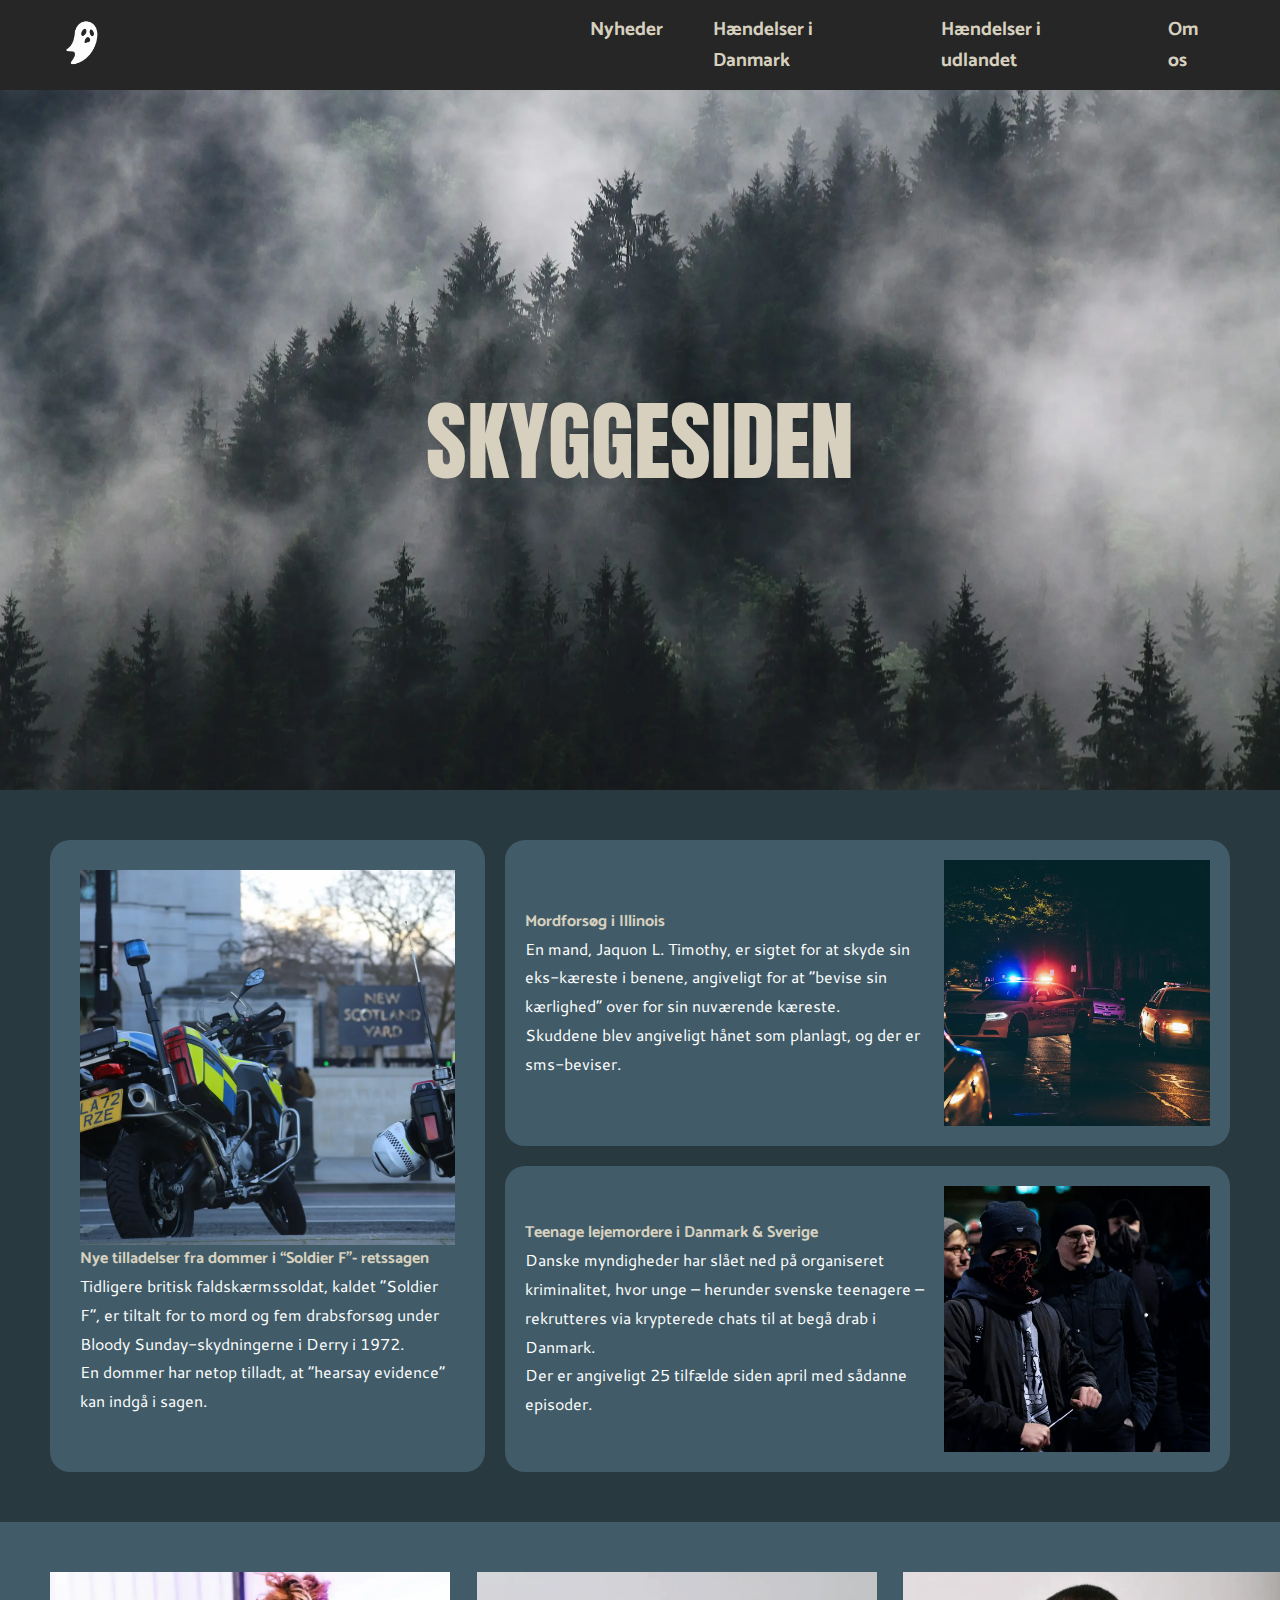
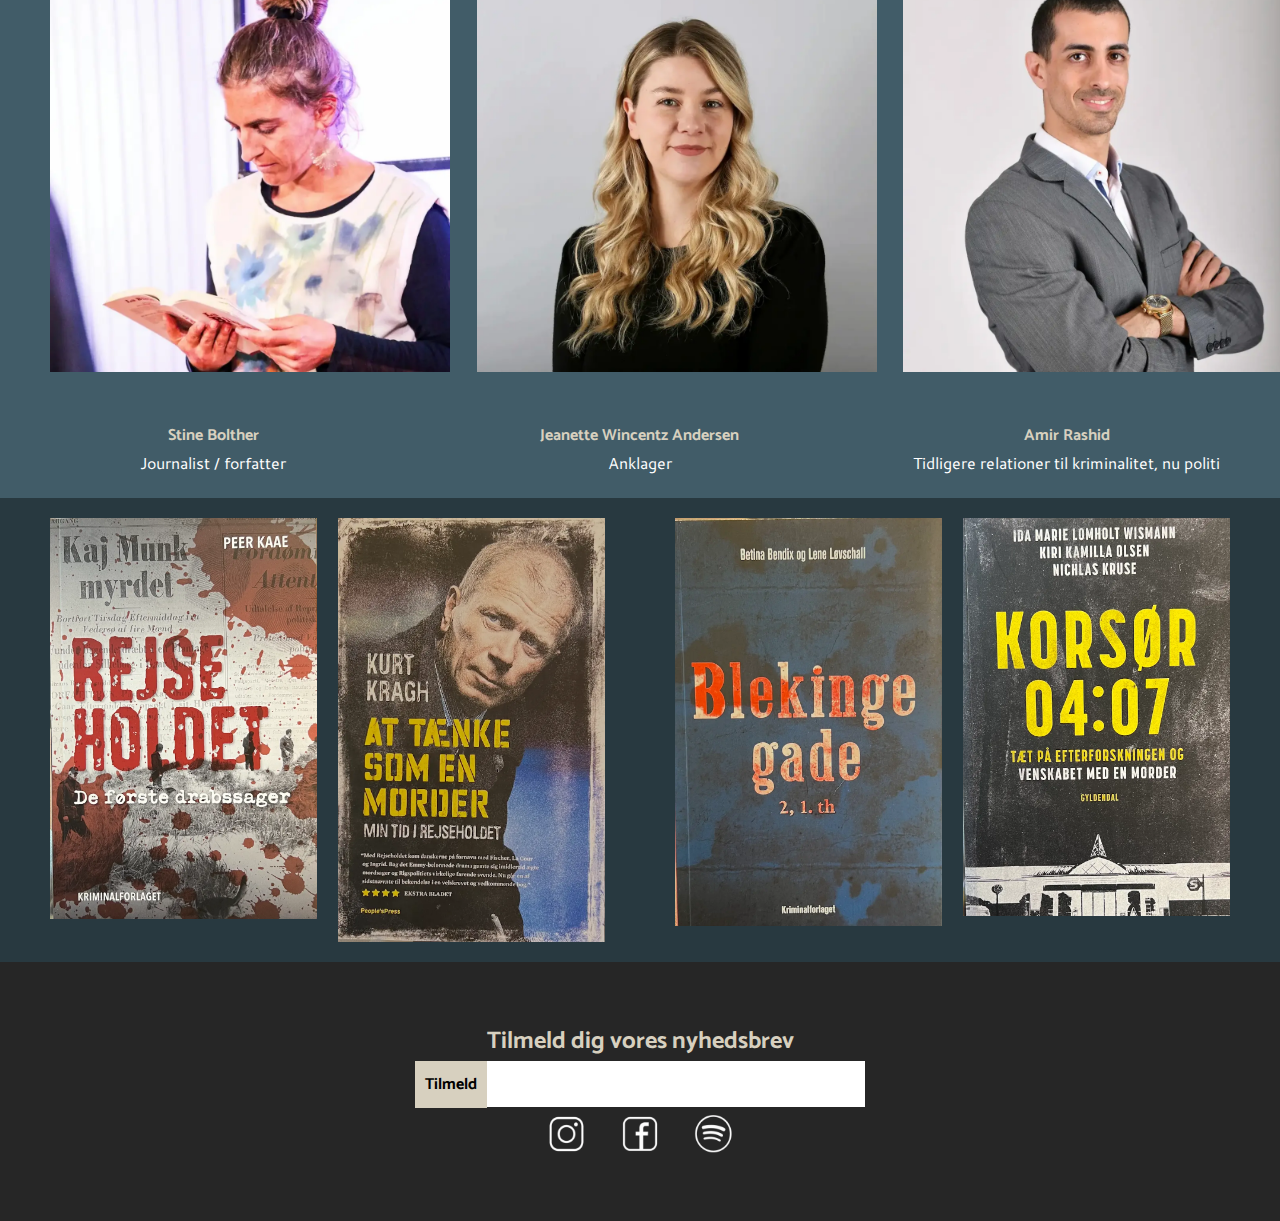
<file: index.html>
<!DOCTYPE html>
<html lang="da">

<head>
    <meta charset="UTF-8">
    <meta name="viewport" content="width=device-width, initial-scale=1.0">
    <meta name="robots" content="noindex">
    <link
        href="https://fonts.googleapis.com/css2?family=Anton+SC&family=Cantarell:ital,wght@0,400;0,700;1,400;1,700&family=Catamaran:wght@100..900&display=swap"
        rel="stylesheet">
    <link rel="stylesheet" href="generel.css">
    <link rel="stylesheet" href="layout.css">
    <title>Forside</title>
    <link rel="icon" type="billede/x-icon" href="billeder/favicon.ico">
</head>

<body>
    <header>
        <div class="logo">
            <a href="index.html">
                <img src="billeder/logo.webp" alt="Logo">
            </a>
        </div>
        <nav>
            <ul class="menu">
                <li><a href="nyheder.html">Nyheder</a></li>
                <li> <a href="historier1.html">Hændelser i Danmark</a></li>
                <li><a href="historier2.html">Hændelser i udlandet</a></li>
                <li><a href="omos.html">Om os</a></li>
            </ul>
            <button class="burger">
                <span class="line"></span>
                <span class="line"></span>
                <span class="line"></span>
            </button>
        </nav>
    </header>
    <main>
        <div class="top1">
            <img src="billeder/morkskov.webp" alt="morkskov">
            <div class="overskrift">
                <h1>SKYGGESIDEN</h1>
            </div>
        </div>

        <div class="grid_3-5">
            <div class="box1">
                <img src="nyheder/politicykler.webp" alt="politicykler">
                <div>
                    <h4>
                        Nye tilladelser fra dommer i “Soldier F”- retssagen
                    </h4>
                    <p>Tidligere britisk faldskærmssoldat, kaldet “Soldier F”, er tiltalt for to mord og fem drabsforsøg
                        under
                        Bloody
                        Sunday-skydningerne i Derry i 1972.
                        <br>
                        En dommer har netop tilladt, at “hearsay evidence” kan indgå i sagen.
                    </p>
                </div>
            </div>
            <div class="box2">
                <div class="order1">
                    <img src="nyheder/politi.webp" alt="politi">
                </div>
                <div>
                    <h4>
                        Mordforsøg i Illinois
                    </h4>
                    <p>En mand, Jaquon L. Timothy, er sigtet for at skyde sin eks-kæreste i benene, angiveligt for at
                        “bevise sin kærlighed” over for sin nuværende kæreste.
                        <br>
                        Skuddene blev angiveligt hånet som
                        planlagt, og der er sms-beviser.
                    </p>
                </div>
            </div>
            <div class="box3">
                <div class="order1">
                    <img src="nyheder/bande.webp" alt="bande">
                </div>
                <div>
                    <h4>
                        Teenage lejemordere i Danmark & Sverige
                    </h4>
                    <p>
                        Danske myndigheder har slået ned på organiseret kriminalitet, hvor unge – herunder
                        svenske
                        teenagere –
                        rekrutteres via
                        krypterede chats til at begå drab i Danmark.
                        <br>
                        Der er angiveligt 25 tilfælde siden april
                        med
                        sådanne episoder.
                    </p>
                </div>
            </div>
        </div>
        <div class="grid_1-1-1">
            <div class="box4">
                <img src="foredrag/jametlene-reskp-8HNrPRodCEM-unsplash.webp" alt="lillakvinde">
                <div>
                    <h4>
                        Stine Bolther
                    </h4>
                    <p>
                        Journalist / forfatter
                    </p>
                </div>
            </div>
            <div class="box5">
                <img src="foredrag/giorgio-trovato-VzusBjHlKM8-unsplash.webp" alt="kvinde">
                <div>
                    <h4>
                        Jeanette Wincentz Andersen
                    </h4>
                    <p>
                        Anklager
                    </p>
                </div>
            </div>
            <div class="box6">
                <img src="foredrag/itay-verchik-G3ZAhAJ2ojc-unsplash.webp" alt="mand">
                <div>
                    <h4>
                        Amir Rashid
                    </h4>
                    <p>
                        Tidligere relationer til kriminalitet, nu politi
                    </p>
                </div>
            </div>
        </div>
        <div class="grid_1-1">
            <div class="box7">
                <img src="boger/bog1.webp" alt="rejseholdet">
                <img src="boger/bog2.webp" alt="kurt">
            </div>
            <div class="box8">
                <img src="boger/bog3.webp" alt="blekingegade">
                <img src="boger/bog4.webp" alt="kosor">
            </div>
        </div>
    </main>

    <footer>
        <h3>Tilmeld dig vores nyhedsbrev</h3>
        <div class="Tilmeld">
            <button>Tilmeld</button>
        </div>
        <div class="ikoner">
            <a href="https://www.instagram.com/skyggesidenpodcast/"><img src="billeder/Instagram.webp" alt="insta"></a>
            <a href="https://www.facebook.com/groups/338900291430228?locale=da_DK"><img src="billeder/facebook.webp"
                    alt="facebook"></a>
            <a href="https://open.spotify.com/playlist/4DX89yK57dk2m5OztHqNPK?si=2b9db8b98ac94671"><img
                    src="billeder/spotify.webp" alt="spotify"></a>
        </div>
    </footer>
    <script src="menu.js"></script>
</body>

</html>
</file>
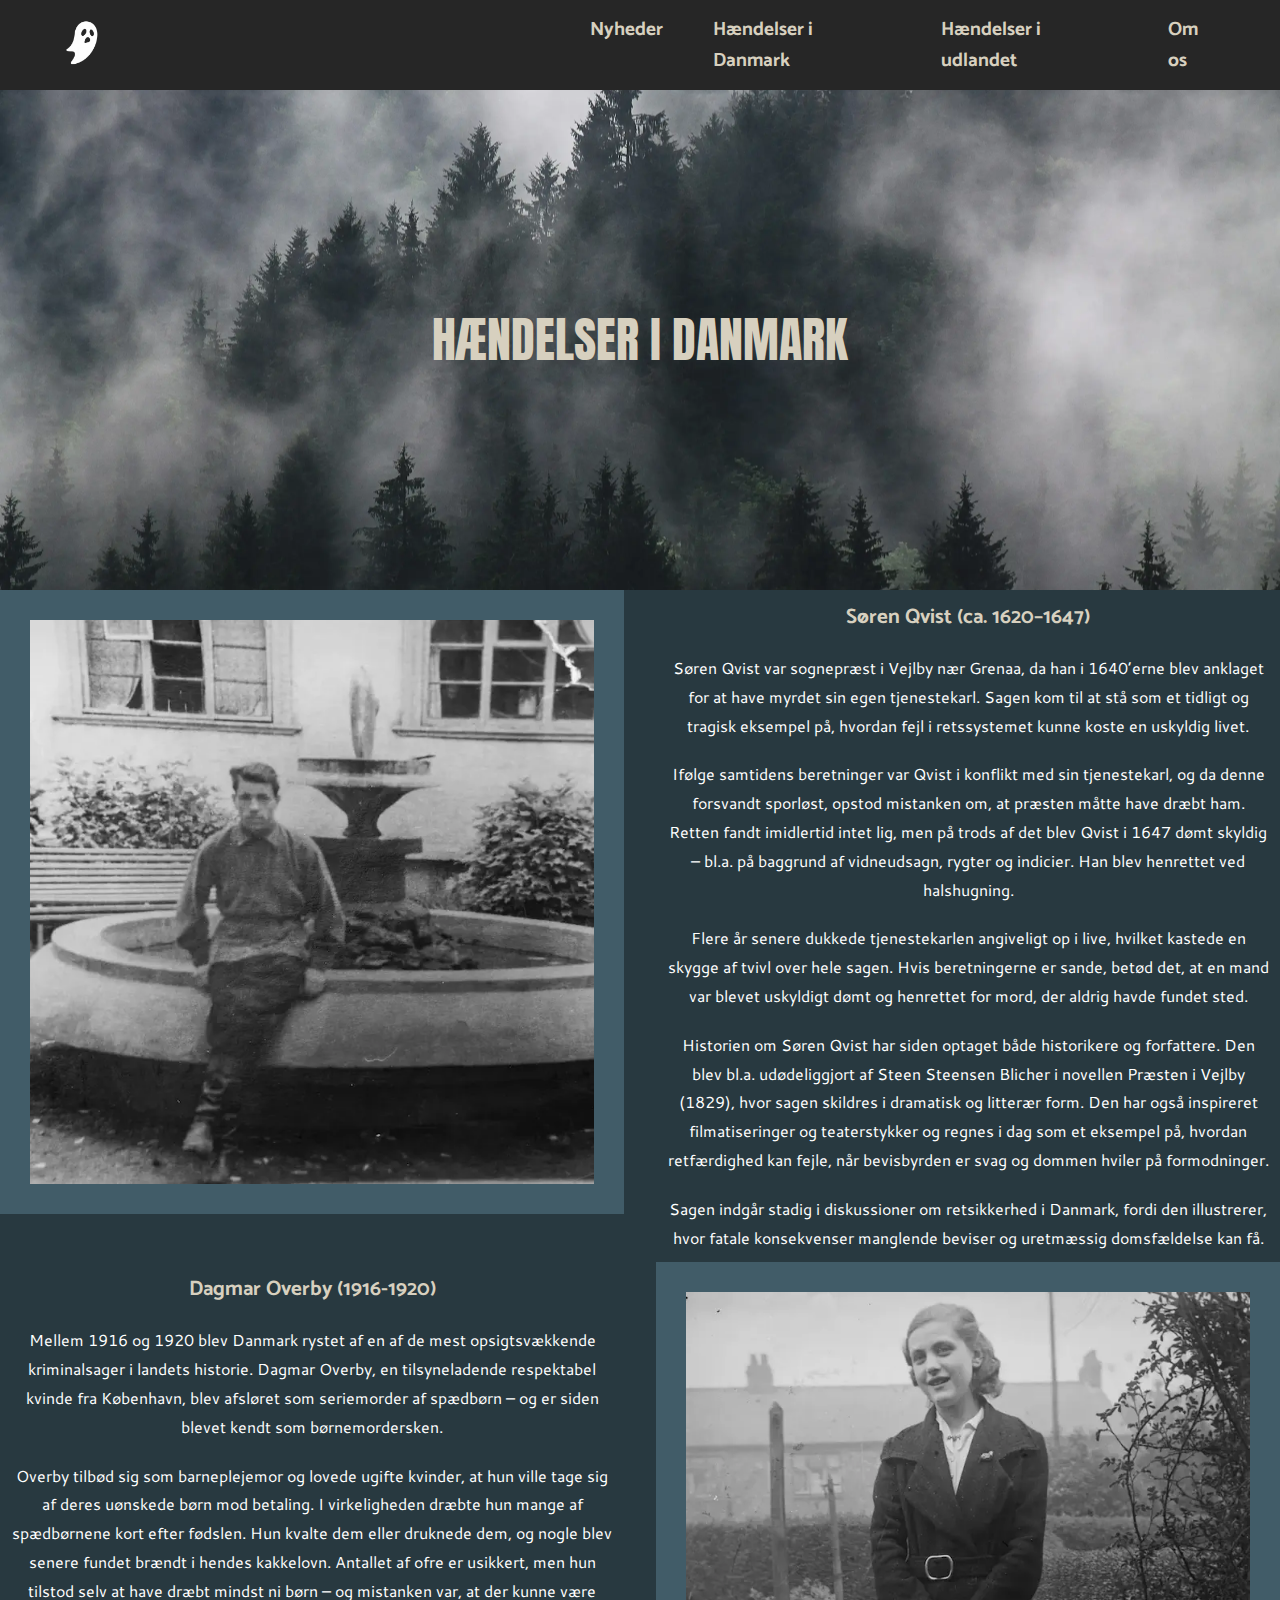
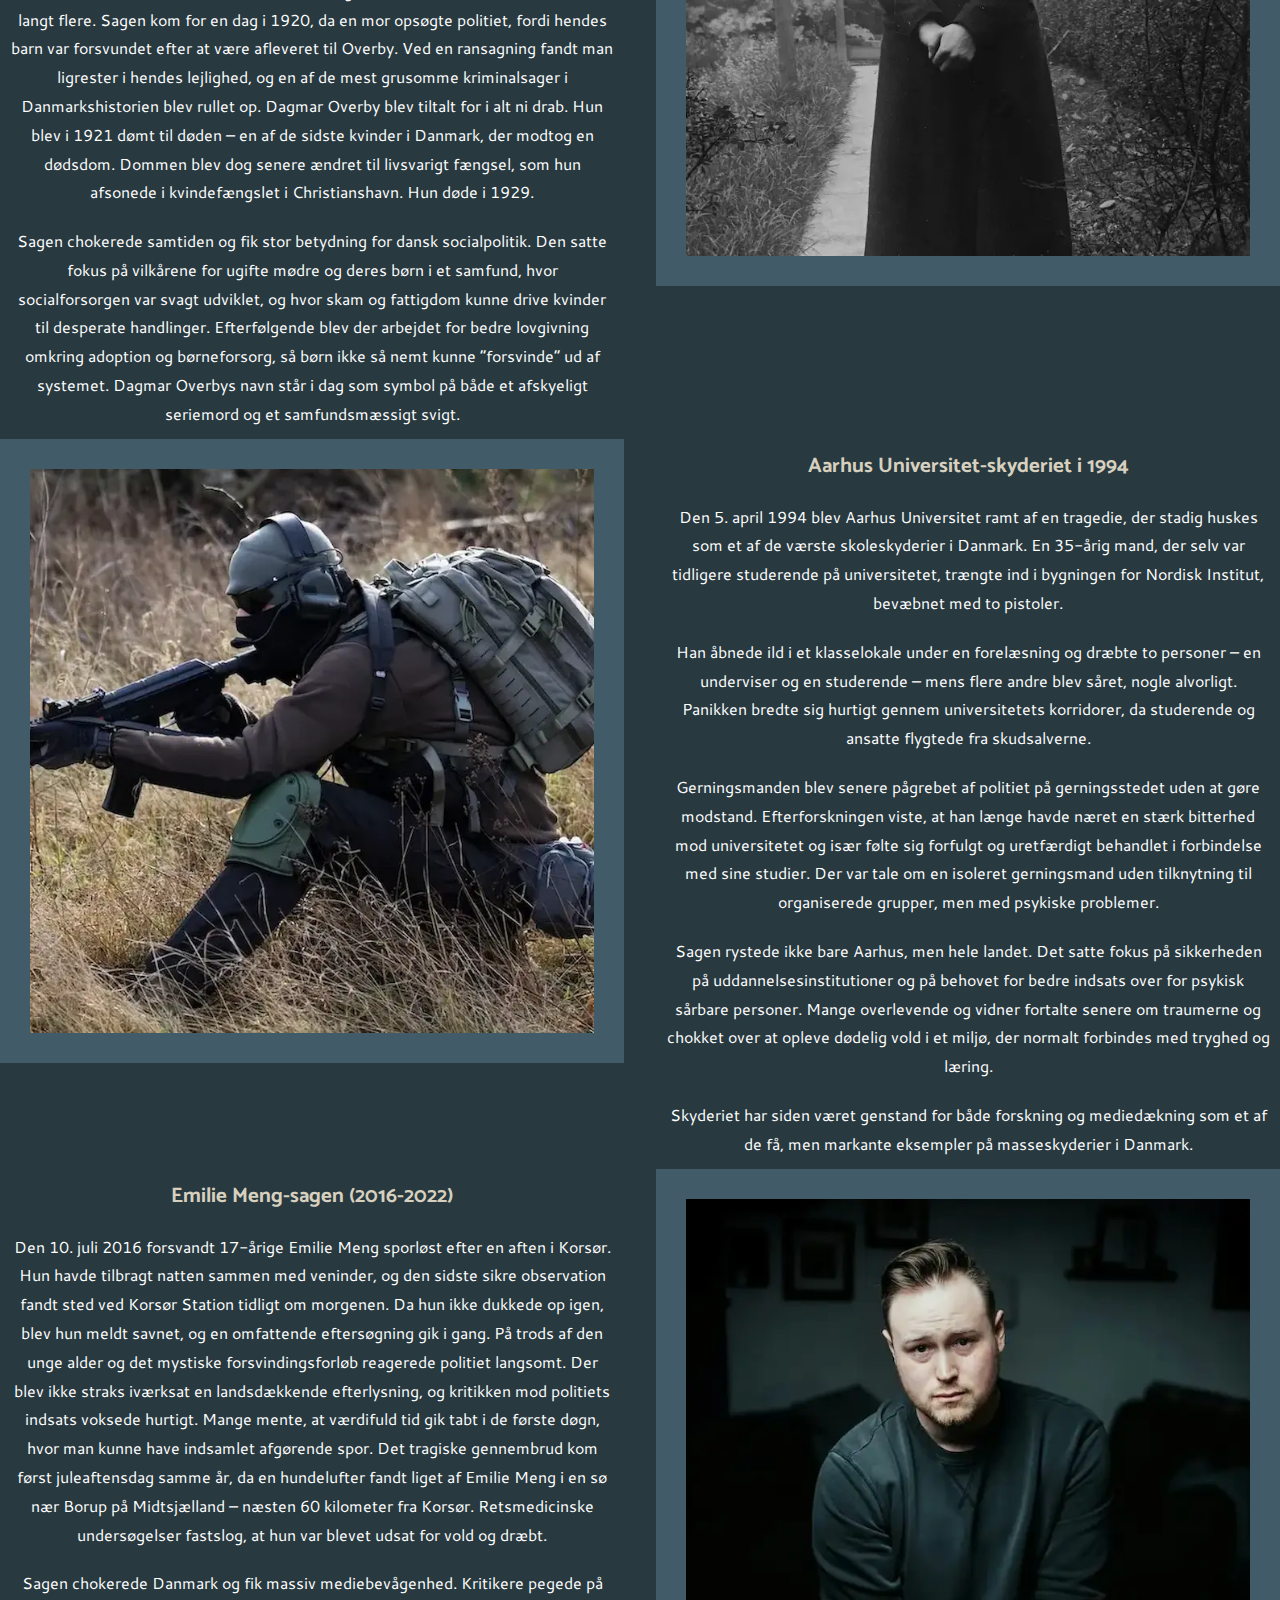
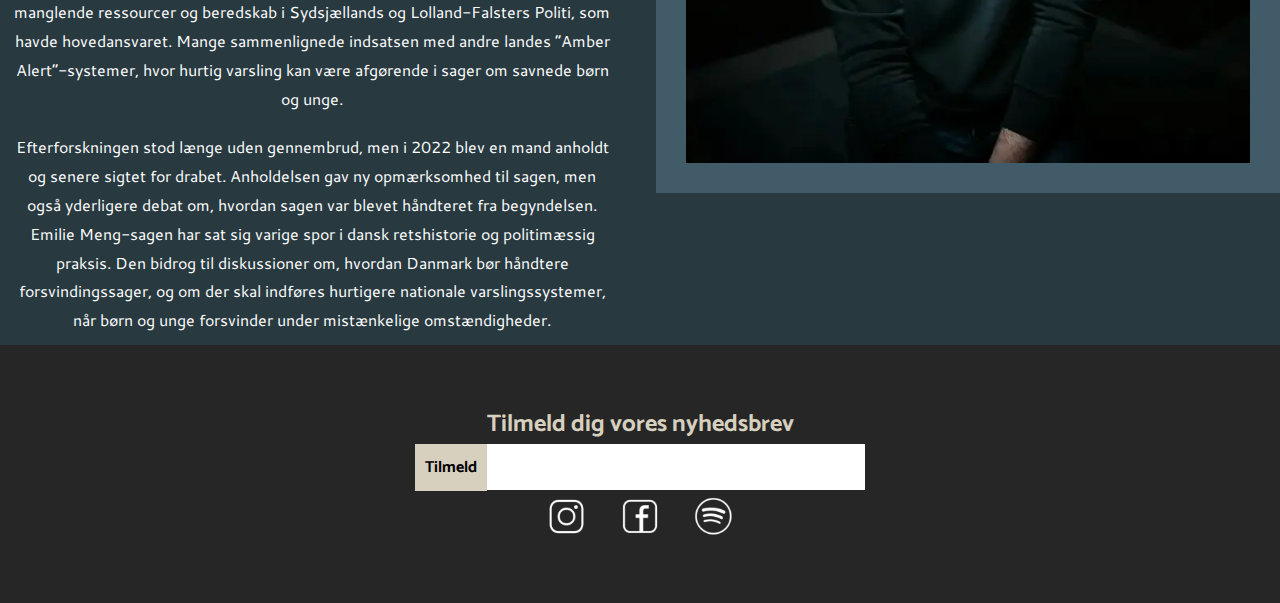
<file: historier1.html>
<!DOCTYPE html>
<html lang="da">

<head>
    <meta charset="UTF-8">
    <meta name="viewport" content="width=device-width, initial-scale=1.0">
    <meta name="robots" content="noindex">
    <link
        href="https://fonts.googleapis.com/css2?family=Anton+SC&family=Cantarell:ital,wght@0,400;0,700;1,400;1,700&family=Catamaran:wght@100..900&display=swap"
        rel="stylesheet">
    <link rel="stylesheet" href="generel.css">
    <link rel="stylesheet" href="layout.css">
    <title>Hændelser i Danmark</title>
    <link rel="icon" type="billede/x-icon" href="billeder/favicon.ico">
</head>

<body>
    <header>
        <div class="logo">
            <a href="index.html">
                <img src="billeder/logo.webp" alt="Logo">
            </a>
        </div>
        <nav>
            <ul class="menu">
                <li><a href="nyheder.html">Nyheder</a></li>
                <li> <a href="historier1.html">Hændelser i Danmark</a></li>
                <li><a href="historier2.html">Hændelser i udlandet</a></li>
                <li><a href="omos.html">Om os</a></li>
            </ul>
            <button class="burger">
                <span class="line"></span>
                <span class="line"></span>
                <span class="line"></span>
            </button>
        </nav>
    </header>
    <main>
        <div class="top">
            <img src="billeder/morkskov.webp" alt="morkskov">
            <div class="overskrift">
                <h2>HÆNDELSER I DANMARK</h2>
            </div>
        </div>

        <div class="grid1_1-1">
            <img src="kriminelle/prest.webp" alt="qvist">
            <div>
                <h3>Søren Qvist (ca. 1620–1647)</h3>
                <p>Søren Qvist var sognepræst i Vejlby nær Grenaa, da han i 1640’erne blev anklaget for at have myrdet
                    sin
                    egen
                    tjenestekarl. Sagen kom til at stå som et tidligt og tragisk eksempel på, hvordan fejl i
                    retssystemet
                    kunne
                    koste en
                    uskyldig livet.
                </p>
                <p>
                    Ifølge samtidens beretninger var Qvist i konflikt med sin tjenestekarl, og da denne forsvandt
                    sporløst,
                    opstod mistanken
                    om, at præsten måtte have dræbt ham. Retten fandt imidlertid intet lig, men på trods af det blev
                    Qvist i
                    1647 dømt
                    skyldig – bl.a. på baggrund af vidneudsagn, rygter og indicier. Han blev henrettet ved halshugning.
                </p>
                <p>
                    Flere år senere dukkede tjenestekarlen angiveligt op i live, hvilket kastede en skygge af tvivl over
                    hele
                    sagen. Hvis
                    beretningerne er sande, betød det, at en mand var blevet uskyldigt dømt og henrettet for mord, der
                    aldrig
                    havde fundet
                    sted.
                </p>
                <p>
                    Historien om Søren Qvist har siden optaget både historikere og forfattere. Den blev bl.a.
                    udødeliggjort
                    af
                    Steen
                    Steensen Blicher i novellen Præsten i Vejlby (1829), hvor sagen skildres i dramatisk og litterær
                    form.
                    Den
                    har også
                    inspireret filmatiseringer og teaterstykker og regnes i dag som et eksempel på, hvordan retfærdighed
                    kan
                    fejle, når
                    bevisbyrden er svag og dommen hviler på formodninger.
                </p>
                <p>
                    Sagen indgår stadig i diskussioner om retsikkerhed i Danmark, fordi den illustrerer, hvor fatale
                    konsekvenser manglende
                    beviser og uretmæssig domsfældelse kan få.
                </p>
            </div>
        </div>

        <div class="grid1_1-1">
            <div class="order1">
                <img src="kriminelle/dagma.webp" alt="dagma">
            </div>
            <div>
                <h3>Dagmar Overby (1916-1920)</h3>
                <p>Mellem 1916 og 1920 blev Danmark rystet af en af de mest opsigtsvækkende kriminalsager i landets
                    historie.
                    Dagmar
                    Overby, en tilsyneladende respektabel kvinde fra København, blev afsløret som seriemorder af
                    spædbørn –
                    og
                    er siden
                    blevet kendt som børnemordersken.
                </p>
                <p>
                    Overby tilbød sig som barneplejemor og lovede ugifte kvinder, at hun ville tage sig af deres
                    uønskede
                    børn
                    mod betaling.
                    I virkeligheden dræbte hun mange af spædbørnene kort efter fødslen. Hun kvalte dem eller druknede
                    dem,
                    og
                    nogle blev
                    senere fundet brændt i hendes kakkelovn. Antallet af ofre er usikkert, men hun tilstod selv at have
                    dræbt
                    mindst ni børn
                    – og mistanken var, at der kunne være langt flere.
                    Sagen kom for en dag i 1920, da en mor opsøgte politiet, fordi hendes barn var forsvundet efter at
                    være
                    afleveret til
                    Overby. Ved en ransagning fandt man ligrester i hendes lejlighed, og en af de mest grusomme
                    kriminalsager i
                    Danmarkshistorien blev rullet op.
                    Dagmar Overby blev tiltalt for i alt ni drab. Hun blev i 1921 dømt til døden – en af de sidste
                    kvinder i
                    Danmark, der
                    modtog en dødsdom. Dommen blev dog senere ændret til livsvarigt fængsel, som hun afsonede i
                    kvindefængslet i
                    Christianshavn. Hun døde i 1929.
                </p>
                <p>
                    Sagen chokerede samtiden og fik stor betydning for dansk socialpolitik. Den satte fokus på vilkårene
                    for
                    ugifte mødre og
                    deres børn i et samfund, hvor socialforsorgen var svagt udviklet, og hvor skam og fattigdom kunne
                    drive
                    kvinder til
                    desperate handlinger. Efterfølgende blev der arbejdet for bedre lovgivning omkring adoption og
                    børneforsorg,
                    så børn
                    ikke så nemt kunne “forsvinde” ud af systemet.
                    Dagmar Overbys navn står i dag som symbol på både et afskyeligt seriemord og et samfundsmæssigt
                    svigt.
                </p>
            </div>
        </div>
        <div class="grid1_1-1">
            <img src="kriminelle/aarhus.webp" alt="aarhus">
            <div>
                <h3>Aarhus Universitet-skyderiet i 1994</h3>
                <p>Den 5. april 1994 blev Aarhus Universitet ramt af en tragedie, der stadig huskes som et af de værste
                    skoleskyderier i
                    Danmark. En 35-årig mand, der selv var tidligere studerende på universitetet, trængte ind i
                    bygningen
                    for
                    Nordisk
                    Institut, bevæbnet med to pistoler.
                </p>
                <p>
                    Han åbnede ild i et klasselokale under en forelæsning og dræbte to personer – en underviser og en
                    studerende
                    – mens
                    flere andre blev såret, nogle alvorligt. Panikken bredte sig hurtigt gennem universitetets
                    korridorer,
                    da
                    studerende og
                    ansatte flygtede fra skudsalverne.
                </p>
                <p>
                    Gerningsmanden blev senere pågrebet af politiet på gerningsstedet uden at gøre modstand.
                    Efterforskningen
                    viste, at han
                    længe havde næret en stærk bitterhed mod universitetet og især følte sig forfulgt og uretfærdigt
                    behandlet i
                    forbindelse
                    med sine studier. Der var tale om en isoleret gerningsmand uden tilknytning til organiserede
                    grupper,
                    men
                    med psykiske
                    problemer.
                </p>
                <p>
                    Sagen rystede ikke bare Aarhus, men hele landet. Det satte fokus på sikkerheden på
                    uddannelsesinstitutioner
                    og på
                    behovet for bedre indsats over for psykisk sårbare personer. Mange overlevende og vidner fortalte
                    senere
                    om
                    traumerne og
                    chokket over at opleve dødelig vold i et miljø, der normalt forbindes med tryghed og læring.
                </p>
                <p>
                    Skyderiet har siden været genstand for både forskning og mediedækning som et af de få, men markante
                    eksempler på
                    masseskyderier i Danmark.
                </p>
            </div>
        </div>

        <div class="grid1_1-1">
            <div class="order1">
                <img src="kriminelle/emiliemeng.webp" alt="emilie">
            </div>
            <div>
                <h3>Emilie Meng-sagen (2016-2022)</h3>
                <p>Den 10. juli 2016 forsvandt 17-årige Emilie Meng sporløst efter en aften i Korsør. Hun havde tilbragt
                    natten
                    sammen med
                    veninder, og den sidste sikre observation fandt sted ved Korsør Station tidligt om morgenen. Da hun
                    ikke
                    dukkede op
                    igen, blev hun meldt savnet, og en omfattende eftersøgning gik i gang.
                    På trods af den unge alder og det mystiske forsvindingsforløb reagerede politiet langsomt. Der blev
                    ikke
                    straks iværksat
                    en landsdækkende efterlysning, og kritikken mod politiets indsats voksede hurtigt. Mange mente, at
                    værdifuld
                    tid gik
                    tabt i de første døgn, hvor man kunne have indsamlet afgørende spor.
                    Det tragiske gennembrud kom først juleaftensdag samme år, da en hundelufter fandt liget af Emilie
                    Meng i
                    en
                    sø nær Borup
                    på Midtsjælland – næsten 60 kilometer fra Korsør. Retsmedicinske undersøgelser fastslog, at hun var
                    blevet
                    udsat for
                    vold og dræbt.
                </p>
                <p>
                    Sagen chokerede Danmark og fik massiv mediebevågenhed. Kritikere pegede på manglende ressourcer og
                    beredskab
                    i
                    Sydsjællands og Lolland-Falsters Politi, som havde hovedansvaret. Mange sammenlignede indsatsen med
                    andre
                    landes “Amber
                    Alert”-systemer, hvor hurtig varsling kan være afgørende i sager om savnede børn og unge.
                </p>

                <p>
                    Efterforskningen stod længe uden gennembrud, men i 2022 blev en mand anholdt og senere sigtet for
                    drabet.
                    Anholdelsen
                    gav ny opmærksomhed til sagen, men også yderligere debat om, hvordan sagen var blevet håndteret fra
                    begyndelsen.
                    Emilie Meng-sagen har sat sig varige spor i dansk retshistorie og politimæssig praksis. Den bidrog
                    til
                    diskussioner om,
                    hvordan Danmark bør håndtere forsvindingssager, og om der skal indføres hurtigere nationale
                    varslingssystemer, når børn
                    og unge forsvinder under mistænkelige omstændigheder.
                </p>
            </div>
        </div>
    </main>
    <footer>
        <h3>Tilmeld dig vores nyhedsbrev</h3>
        <div class="Tilmeld">
            <button>Tilmeld</button>
        </div>
        <div class="ikoner">
            <a href="https://www.instagram.com/skyggesidenpodcast/"><img src="billeder/Instagram.webp" alt="insta"></a>
            <a href="https://www.facebook.com/groups/338900291430228?locale=da_DK"><img src="billeder/facebook.webp"
                    alt="facebook"></a>
            <a href="https://open.spotify.com/playlist/4DX89yK57dk2m5OztHqNPK?si=2b9db8b98ac94671"><img
                    src="billeder/spotify.webp" alt="spotify"></a>
        </div>
    </footer>
    <script src="menu.js"></script>
</body>

</html>
</file>
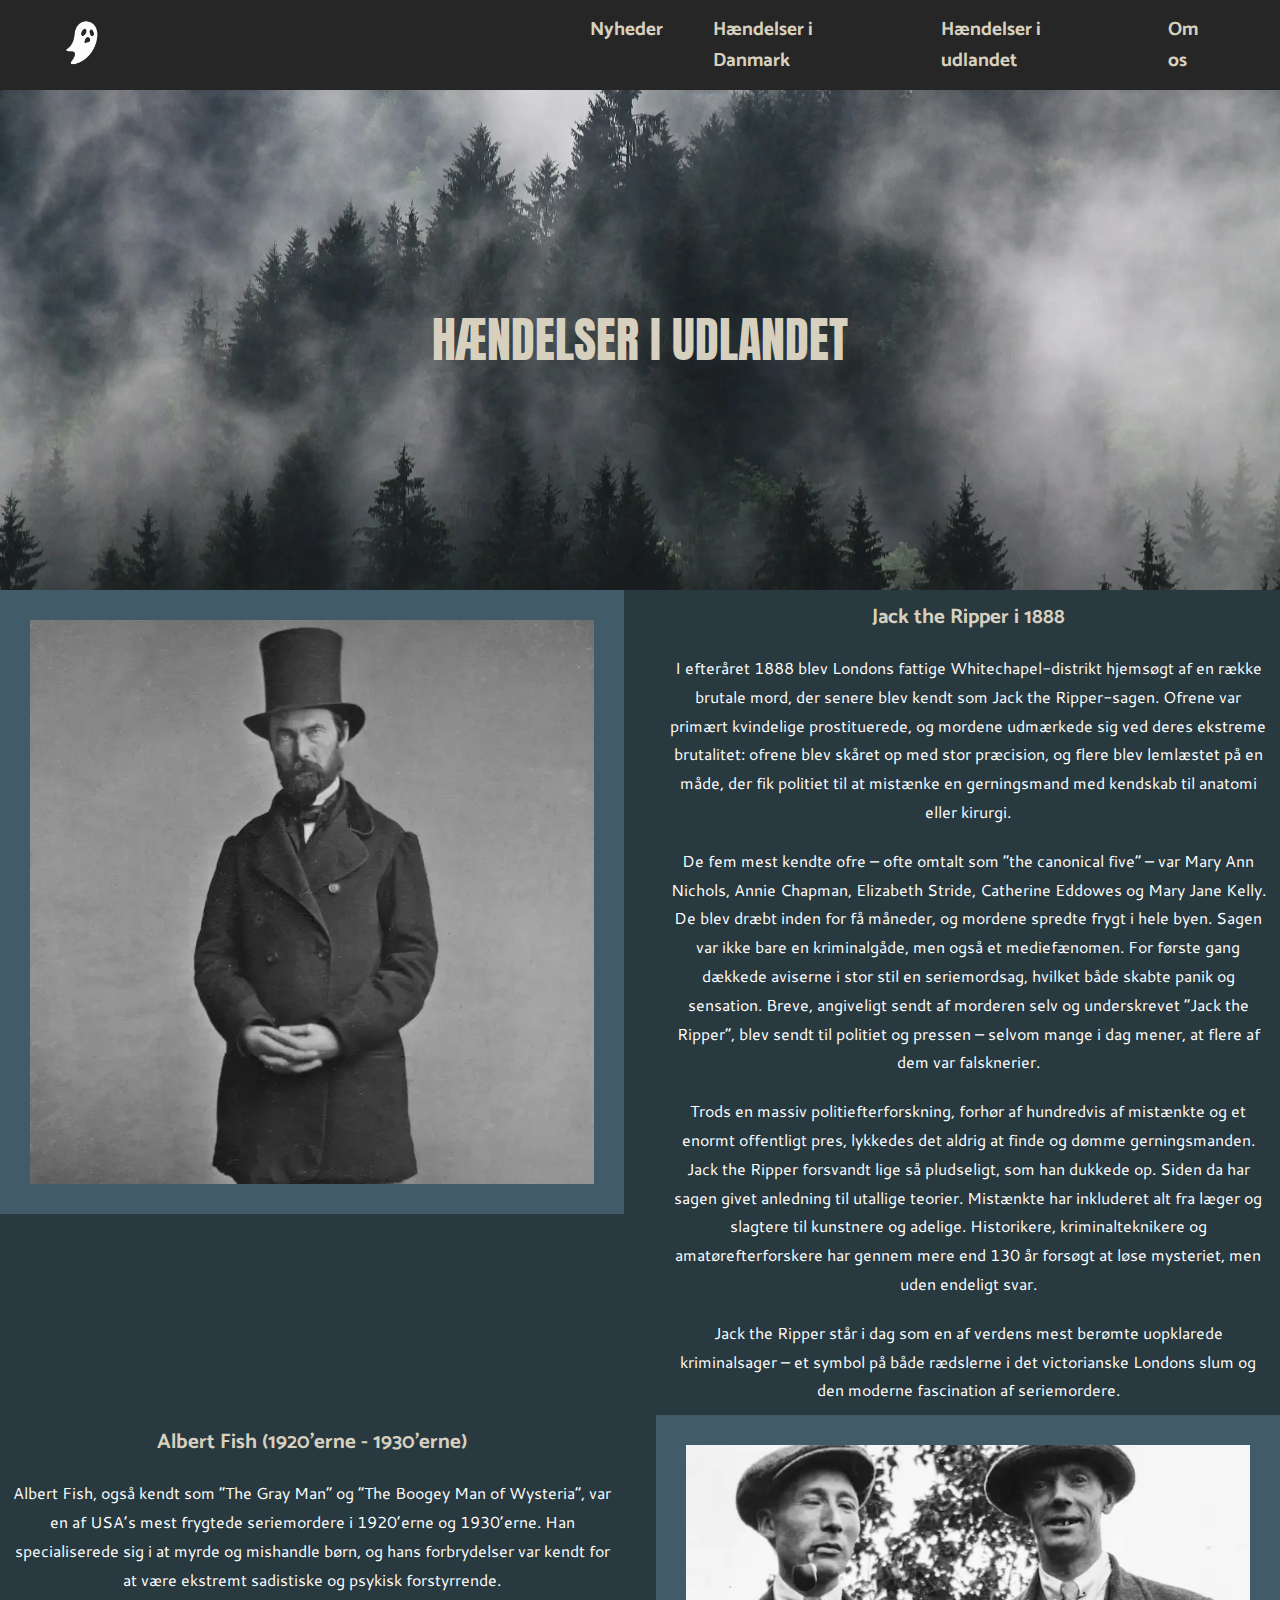
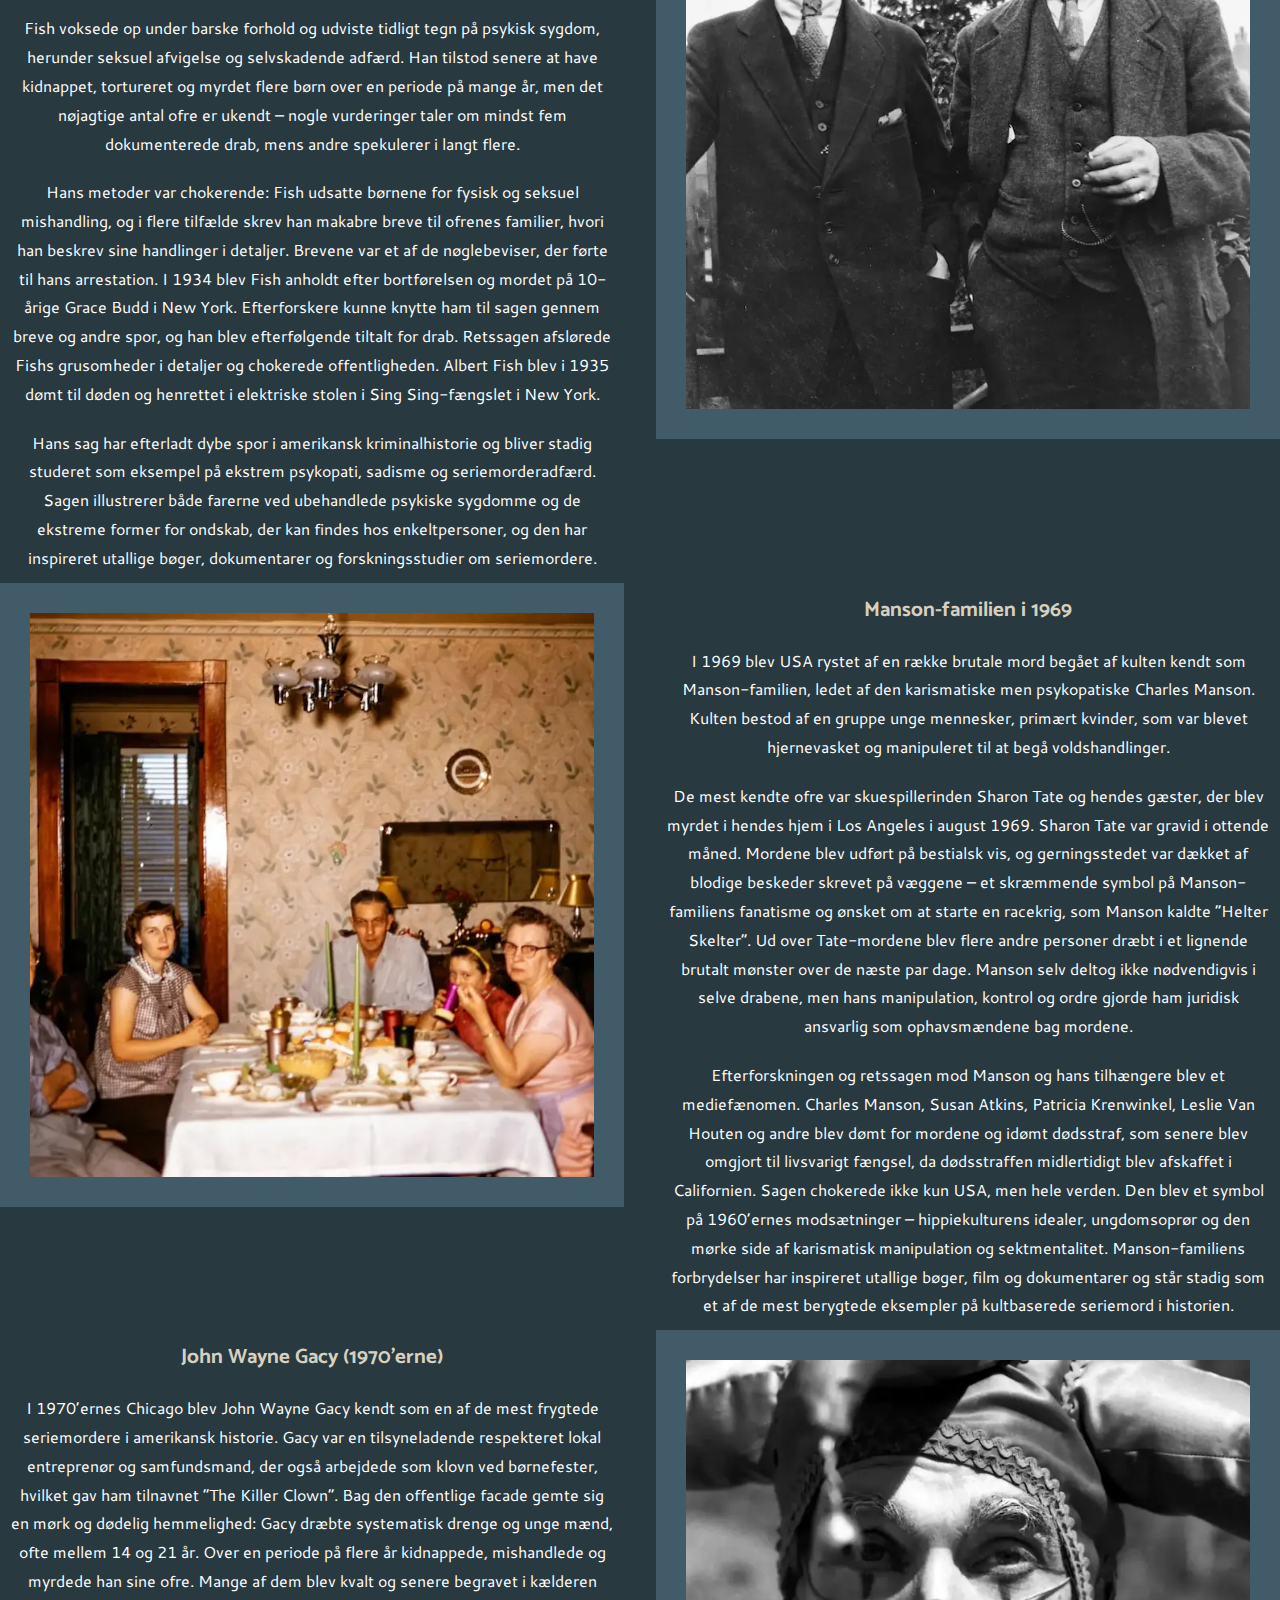
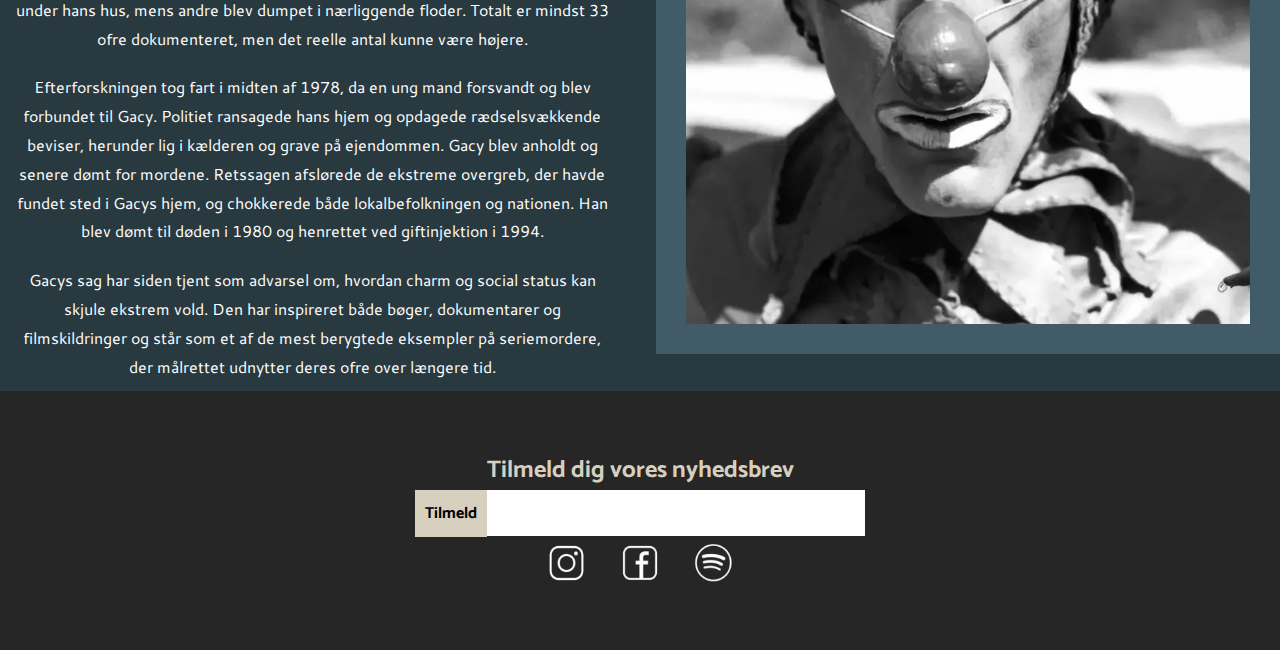
<file: historier2.html>
<!DOCTYPE html>
<html lang="da">

<head>
    <meta charset="UTF-8">
    <meta name="viewport" content="width=device-width, initial-scale=1.0">
    <meta name="robots" content="noindex">
    <link
        href="https://fonts.googleapis.com/css2?family=Anton+SC&family=Cantarell:ital,wght@0,400;0,700;1,400;1,700&family=Catamaran:wght@100..900&display=swap"
        rel="stylesheet">
    <link rel="stylesheet" href="generel.css">
    <link rel="stylesheet" href="layout.css">
    <title>Hændelser i udlandet</title>
    <link rel="icon" type="billede/x-icon" href="billeder/favicon.ico">
</head>

<body>
    <header>
        <div class="logo">
            <a href="index.html">
                <img src="billeder/logo.webp" alt="Logo">
            </a>
        </div>
        <nav>
            <ul class="menu">
                <li><a href="nyheder.html">Nyheder</a></li>
                <li> <a href="historier1.html">Hændelser i Danmark</a></li>
                <li><a href="historier2.html">Hændelser i udlandet</a></li>
                <li><a href="omos.html">Om os</a></li>
            </ul>
            <button class="burger">
                <span class="line"></span>
                <span class="line"></span>
                <span class="line"></span>
            </button>
        </nav>
    </header>
    <main>
        <div class="top">
            <img src="billeder/morkskov.webp" alt="morkskov">
            <div class="overskrift">
                <h2>HÆNDELSER I UDLANDET</h2>
            </div>
        </div>

        <div class="grid1_1-1">
            <img src="kriminelle/jack.webp" alt="jack">
            <div>
                <h3>Jack the Ripper i 1888</h3>
                <p>I efteråret 1888 blev Londons fattige Whitechapel-distrikt hjemsøgt af en række brutale mord, der
                    senere blev
                    kendt som
                    Jack the Ripper-sagen. Ofrene var primært kvindelige prostituerede, og mordene udmærkede sig ved
                    deres
                    ekstreme
                    brutalitet: ofrene blev skåret op med stor præcision, og flere blev lemlæstet på en måde, der fik
                    politiet
                    til at
                    mistænke en gerningsmand med kendskab til anatomi eller kirurgi.
                </p>
                <p>
                    De fem mest kendte ofre – ofte omtalt som “the canonical five” – var Mary Ann Nichols, Annie
                    Chapman,
                    Elizabeth Stride,
                    Catherine Eddowes og Mary Jane Kelly. De blev dræbt inden for få måneder, og mordene spredte frygt i
                    hele
                    byen.
                    Sagen var ikke bare en kriminalgåde, men også et mediefænomen. For første gang dækkede aviserne i
                    stor stil
                    en
                    seriemordsag, hvilket både skabte panik og sensation. Breve, angiveligt sendt af morderen selv og
                    underskrevet “Jack the
                    Ripper”, blev sendt til politiet og pressen – selvom mange i dag mener, at flere af dem var
                    falsknerier.
                </p>
                <p>
                    Trods en massiv politiefterforskning, forhør af hundredvis af mistænkte og et enormt offentligt
                    pres,
                    lykkedes det
                    aldrig at finde og dømme gerningsmanden. Jack the Ripper forsvandt lige så pludseligt, som han
                    dukkede op.
                    Siden da har sagen givet anledning til utallige teorier. Mistænkte har inkluderet alt fra læger og
                    slagtere
                    til
                    kunstnere og adelige. Historikere, kriminalteknikere og amatørefterforskere har gennem mere end 130
                    år
                    forsøgt at løse
                    mysteriet, men uden endeligt svar.
                </p>
                <p>
                    Jack the Ripper står i dag som en af verdens mest berømte uopklarede kriminalsager – et symbol på
                    både
                    rædslerne i det
                    victorianske Londons slum og den moderne fascination af seriemordere.
                </p>
            </div>
        </div>
        <div class="grid1_1-1">
            <div class="order1">
                <img src="kriminelle/albert.webp" alt="albert">
            </div>
            <div>
                <h3>Albert Fish (1920’erne - 1930’erne)</h3>
                <p>Albert Fish, også kendt som “The Gray Man” og “The Boogey Man of Wysteria”, var en af USA’s mest
                    frygtede
                    seriemordere i
                    1920’erne og 1930’erne. Han specialiserede sig i at myrde og mishandle børn, og hans forbrydelser
                    var kendt
                    for at være
                    ekstremt sadistiske og psykisk forstyrrende.
                </p>
                <p>
                    Fish voksede op under barske forhold og udviste tidligt tegn på psykisk sygdom, herunder seksuel
                    afvigelse
                    og
                    selvskadende adfærd. Han tilstod senere at have kidnappet, tortureret og myrdet flere børn over en
                    periode
                    på mange år,
                    men det nøjagtige antal ofre er ukendt – nogle vurderinger taler om mindst fem dokumenterede drab,
                    mens
                    andre spekulerer
                    i langt flere.
                </p>
                <p>
                    Hans metoder var chokerende: Fish udsatte børnene for fysisk og seksuel mishandling, og i flere
                    tilfælde
                    skrev han
                    makabre breve til ofrenes familier, hvori han beskrev sine handlinger i detaljer. Brevene var et af
                    de
                    nøglebeviser, der
                    førte til hans arrestation.
                    I 1934 blev Fish anholdt efter bortførelsen og mordet på 10-årige Grace Budd i New York.
                    Efterforskere kunne
                    knytte ham
                    til sagen gennem breve og andre spor, og han blev efterfølgende tiltalt for drab. Retssagen
                    afslørede Fishs
                    grusomheder
                    i detaljer og chokerede offentligheden.
                    Albert Fish blev i 1935 dømt til døden og henrettet i elektriske stolen i Sing Sing-fængslet i New
                    York.
                </p>
                <p>
                    Hans sag har
                    efterladt dybe spor i amerikansk kriminalhistorie og bliver stadig studeret som eksempel på ekstrem
                    psykopati, sadisme
                    og seriemorderadfærd.
                    Sagen illustrerer både farerne ved ubehandlede psykiske sygdomme og de ekstreme former for ondskab,
                    der kan
                    findes hos
                    enkeltpersoner, og den har inspireret utallige bøger, dokumentarer og forskningsstudier om
                    seriemordere.
                </p>
            </div>
        </div>
        <div class="grid1_1-1">
            <img src="kriminelle/mason.webp" alt="manson">
            <div>
                <h3>Manson-familien i 1969</h3>
                <p>I 1969 blev USA rystet af en række brutale mord begået af kulten kendt som Manson-familien, ledet af
                    den
                    karismatiske
                    men psykopatiske Charles Manson. Kulten bestod af en gruppe unge mennesker, primært kvinder, som var
                    blevet
                    hjernevasket
                    og manipuleret til at begå voldshandlinger.
                </p>
                <p>
                    De mest kendte ofre var skuespillerinden Sharon Tate og hendes gæster, der blev myrdet i hendes hjem
                    i Los
                    Angeles i
                    august 1969. Sharon Tate var gravid i ottende måned. Mordene blev udført på bestialsk vis, og
                    gerningsstedet
                    var dækket
                    af blodige beskeder skrevet på væggene – et skræmmende symbol på Manson-familiens fanatisme og
                    ønsket om at
                    starte en
                    racekrig, som Manson kaldte “Helter Skelter”.
                    Ud over Tate-mordene blev flere andre personer dræbt i et lignende brutalt mønster over de næste par
                    dage.
                    Manson selv
                    deltog ikke nødvendigvis i selve drabene, men hans manipulation, kontrol og ordre gjorde ham
                    juridisk
                    ansvarlig som
                    ophavsmændene bag mordene.
                </p>
                <p>
                    Efterforskningen og retssagen mod Manson og hans tilhængere blev et mediefænomen. Charles Manson,
                    Susan
                    Atkins, Patricia
                    Krenwinkel, Leslie Van Houten og andre blev dømt for mordene og idømt dødsstraf, som senere blev
                    omgjort til
                    livsvarigt
                    fængsel, da dødsstraffen midlertidigt blev afskaffet i Californien.
                    Sagen chokerede ikke kun USA, men hele verden. Den blev et symbol på 1960’ernes modsætninger –
                    hippiekulturens idealer,
                    ungdomsoprør og den mørke side af karismatisk manipulation og sektmentalitet. Manson-familiens
                    forbrydelser
                    har
                    inspireret utallige bøger, film og dokumentarer og står stadig som et af de mest berygtede eksempler
                    på
                    kultbaserede
                    seriemord i historien.
                </p>
            </div>
        </div>
        <div class="grid1_1-1">
            <div class="order1">
                <img src="kriminelle/klovn.webp" alt="klovn">
            </div>
            <div>
                <h3>John Wayne Gacy (1970’erne)</h3>
                <p>I 1970’ernes Chicago blev John Wayne Gacy kendt som en af de mest frygtede seriemordere i amerikansk
                    historie. Gacy var
                    en tilsyneladende respekteret lokal entreprenør og samfundsmand, der også arbejdede som klovn ved
                    børnefester, hvilket
                    gav ham tilnavnet “The Killer Clown”. Bag den offentlige facade gemte sig en mørk og dødelig
                    hemmelighed:
                    Gacy dræbte
                    systematisk drenge og unge mænd, ofte mellem 14 og 21 år.
                    Over en periode på flere år kidnappede, mishandlede og myrdede han sine ofre. Mange af dem blev
                    kvalt og
                    senere begravet
                    i kælderen under hans hus, mens andre blev dumpet i nærliggende floder. Totalt er mindst 33 ofre
                    dokumenteret, men det
                    reelle antal kunne være højere.
                </p>
                <p>
                    Efterforskningen tog fart i midten af 1978, da en ung mand forsvandt og blev forbundet til Gacy.
                    Politiet
                    ransagede hans
                    hjem og opdagede rædselsvækkende beviser, herunder lig i kælderen og grave på ejendommen. Gacy blev
                    anholdt
                    og senere
                    dømt for mordene.
                    Retssagen afslørede de ekstreme overgreb, der havde fundet sted i Gacys hjem, og chokkerede både
                    lokalbefolkningen og
                    nationen. Han blev dømt til døden i 1980 og henrettet ved giftinjektion i 1994.
                </p>
                <p>
                    Gacys sag har siden tjent som advarsel om, hvordan charm og social status kan skjule ekstrem vold.
                    Den har
                    inspireret
                    både bøger, dokumentarer og filmskildringer og står som et af de mest berygtede eksempler på
                    seriemordere,
                    der målrettet
                    udnytter deres ofre over længere tid.
                </p>
            </div>
        </div>
    </main>
    <footer>
        <h3>Tilmeld dig vores nyhedsbrev</h3>
        <div class="Tilmeld">
            <button>Tilmeld</button>
        </div>
        <div class="ikoner">
            <a href="https://www.instagram.com/skyggesidenpodcast/"><img src="billeder/Instagram.webp" alt="insta"></a>
            <a href="https://www.facebook.com/groups/338900291430228?locale=da_DK"><img src="billeder/facebook.webp"
                    alt="facebook"></a>
            <a href="https://open.spotify.com/playlist/4DX89yK57dk2m5OztHqNPK?si=2b9db8b98ac94671"><img
                    src="billeder/spotify.webp" alt="spotify"></a>
        </div>
    </footer>
    <script src="menu.js"></script>
</body>

</html>
</file>
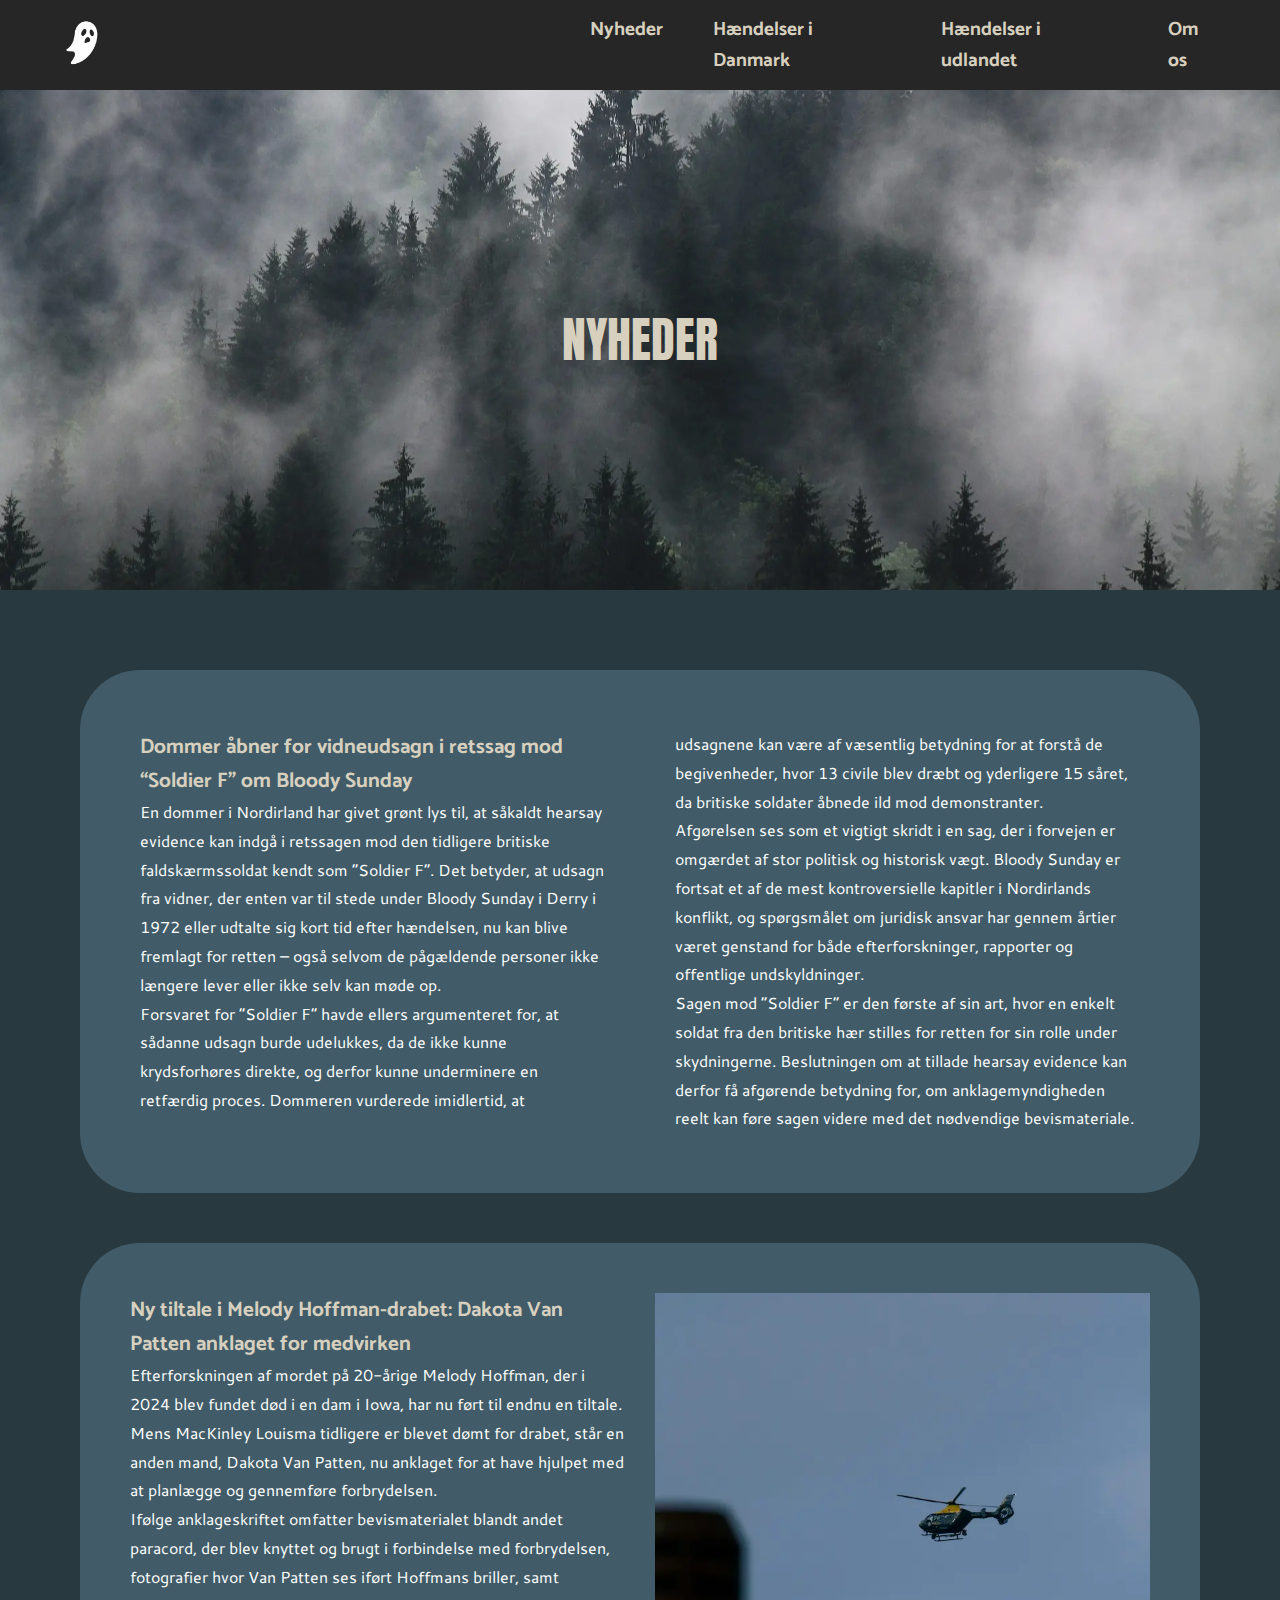
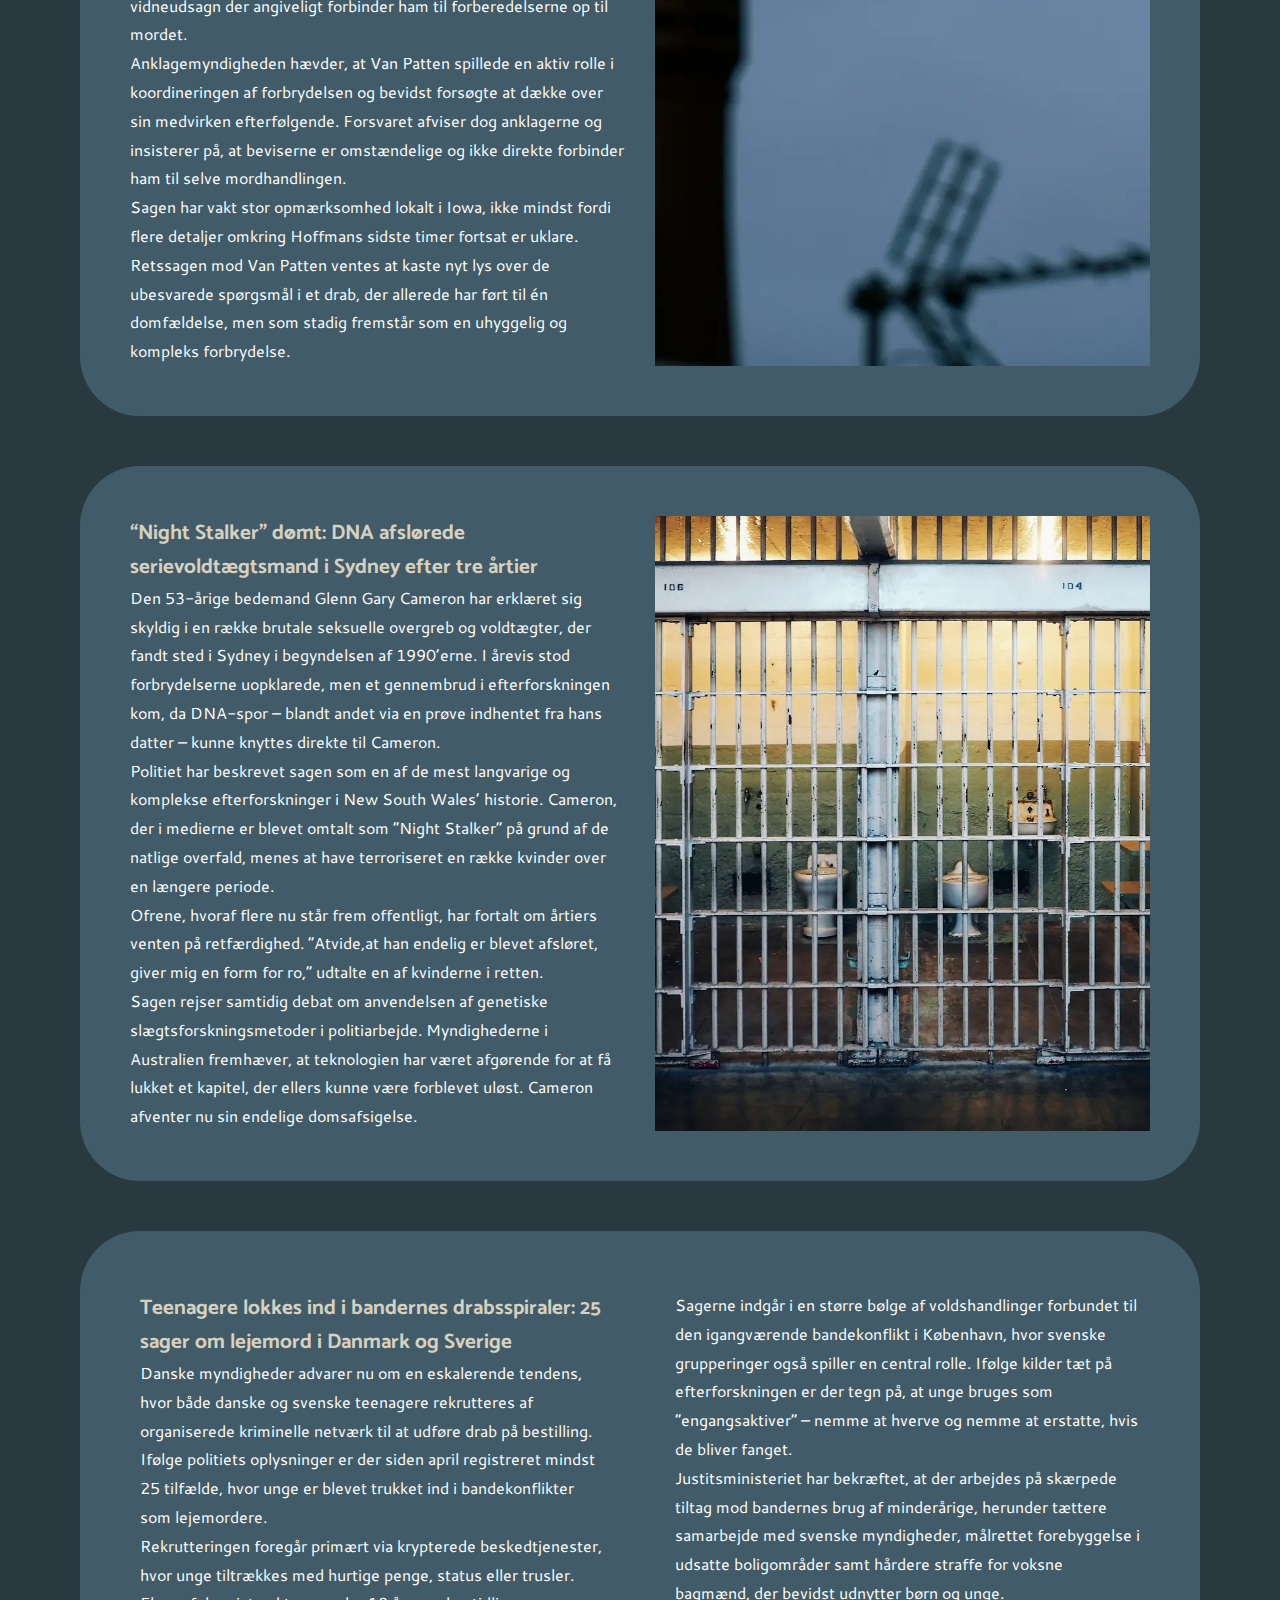
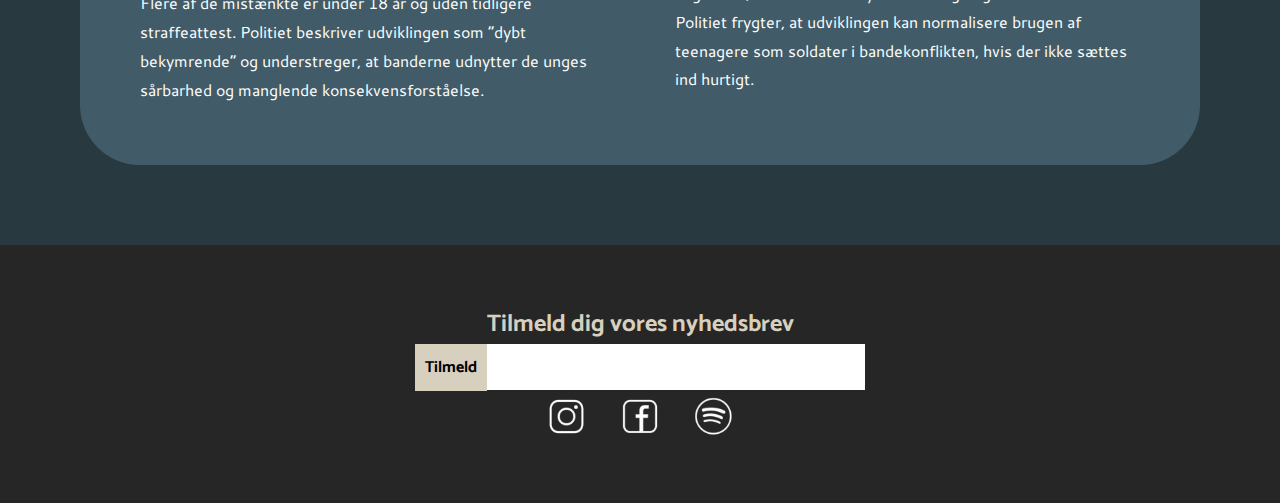
<file: nyheder.html>
<!DOCTYPE html>
<html lang="da">

<head>
    <meta charset="UTF-8">
    <meta name="viewport" content="width=device-width, initial-scale=1.0">
    <meta name="robots" content="noindex">
    <link
        href="https://fonts.googleapis.com/css2?family=Anton+SC&family=Cantarell:ital,wght@0,400;0,700;1,400;1,700&family=Catamaran:wght@100..900&display=swap"
        rel="stylesheet">
    <link rel="stylesheet" href="generel.css">
    <link rel="stylesheet" href="layout.css">
    <title>Nyheder</title>
    <link rel="icon" type="billede/x-icon" href="billeder/favicon.ico">
</head>

<body>
    <header>
        <div class="logo">
            <a href="index.html">
                <img src="billeder/logo.webp" alt="Logo">
            </a>
        </div>
        <nav>
            <ul class="menu">
                <li><a href="nyheder.html">Nyheder</a></li>
                <li> <a href="historier1.html">Hændelser i Danmark</a></li>
                <li><a href="historier2.html">Hændelser i udlandet</a></li>
                <li><a href="omos.html">Om os</a></li>
            </ul>
            <button class="burger">
                <span class="line"></span>
                <span class="line"></span>
                <span class="line"></span>
            </button>
        </nav>
    </header>
    <main>
        <div class="top">
            <img src="billeder/morkskov.webp" alt="morkskov">
            <div class="overskrift">
                <h2>NYHEDER</h2>
            </div>
        </div>
        <div class="news">
            <section class="nyheder1">
                <h3>Dommer åbner for vidneudsagn i retssag mod “Soldier F” om Bloody Sunday</h3>
                <p>En dommer i Nordirland har givet grønt lys til, at såkaldt hearsay evidence kan indgå i retssagen mod
                    den
                    tidligere
                    britiske faldskærmssoldat kendt som “Soldier F”. Det betyder, at udsagn fra vidner, der enten var
                    til
                    stede
                    under Bloody
                    Sunday i Derry i 1972 eller udtalte sig kort tid efter hændelsen, nu kan blive fremlagt for retten –
                    også
                    selvom de
                    pågældende personer ikke længere lever eller ikke selv kan møde op.
                </p>
                <p>
                    Forsvaret for “Soldier F” havde ellers argumenteret for, at sådanne udsagn burde udelukkes, da de
                    ikke
                    kunne
                    krydsforhøres direkte, og derfor kunne underminere en retfærdig proces. Dommeren vurderede
                    imidlertid,
                    at
                    udsagnene kan
                    være af væsentlig betydning for at forstå de begivenheder, hvor 13 civile blev dræbt og yderligere
                    15
                    såret,
                    da britiske
                    soldater åbnede ild mod demonstranter.
                </p>
                <p>
                    Afgørelsen ses som et vigtigt skridt i en sag, der i forvejen er omgærdet af stor politisk og
                    historisk
                    vægt. Bloody
                    Sunday er fortsat et af de mest kontroversielle kapitler i Nordirlands konflikt, og spørgsmålet om
                    juridisk
                    ansvar har
                    gennem årtier været genstand for både efterforskninger, rapporter og offentlige undskyldninger.
                </p>
                <p>
                    Sagen mod “Soldier F” er den første af sin art, hvor en enkelt soldat fra den britiske hær stilles
                    for
                    retten for sin
                    rolle under skydningerne. Beslutningen om at tillade hearsay evidence kan derfor få afgørende
                    betydning
                    for,
                    om
                    anklagemyndigheden reelt kan føre sagen videre med det nødvendige bevismateriale.
                </p>
            </section>

            <section class="nyheder2">
                <div class="grid_1-1">
                    <img src="nyheder/flyver.webp" alt="flyver">
                    <div class="order">
                        <h3>Ny tiltale i Melody Hoffman-drabet: Dakota Van Patten anklaget for medvirken</h3>
                        <p>Efterforskningen af mordet på 20-årige Melody Hoffman, der i 2024 blev fundet død i en dam i
                            Iowa,
                            har nu
                            ført til endnu
                            en tiltale. Mens MacKinley Louisma tidligere er blevet dømt for drabet, står en anden mand,
                            Dakota
                            Van
                            Patten, nu
                            anklaget for at have hjulpet med at planlægge og gennemføre forbrydelsen.
                        </p>
                        <p>
                            Ifølge anklageskriftet omfatter bevismaterialet blandt andet paracord, der blev knyttet og
                            brugt
                            i
                            forbindelse med
                            forbrydelsen, fotografier hvor Van Patten ses iført Hoffmans briller, samt vidneudsagn der
                            angiveligt
                            forbinder ham til
                            forberedelserne op til mordet.
                        </p>
                        <p>
                            Anklagemyndigheden hævder, at Van Patten spillede en aktiv rolle i koordineringen af
                            forbrydelsen og
                            bevidst
                            forsøgte at
                            dække over sin medvirken efterfølgende. Forsvaret afviser dog anklagerne og insisterer på,
                            at
                            beviserne
                            er
                            omstændelige
                            og ikke direkte forbinder ham til selve mordhandlingen.
                        </p>
                        <p>
                            Sagen har vakt stor opmærksomhed lokalt i Iowa, ikke mindst fordi flere detaljer omkring
                            Hoffmans
                            sidste
                            timer fortsat
                            er uklare. Retssagen mod Van Patten ventes at kaste nyt lys over de ubesvarede spørgsmål i
                            et
                            drab,
                            der
                            allerede har
                            ført til én domfældelse, men som stadig fremstår som en uhyggelig og kompleks forbrydelse.
                        </p>
                    </div>
                </div>
            </section>


            <section class="nyheder3">
                <div class="grid_1-1">
                    <img src="nyheder/prison.webp" alt="prison">
                    <div class="order">
                        <h3>“Night Stalker” dømt: DNA afslørede serievoldtægtsmand i Sydney efter tre årtier</h3>
                        <p>Den 53-årige bedemand Glenn Gary Cameron har erklæret sig skyldig i en række brutale
                            seksuelle
                            overgreb
                            og
                            voldtægter,
                            der fandt sted i Sydney i begyndelsen af 1990’erne. I årevis stod forbrydelserne uopklarede,
                            men
                            et
                            gennembrud i
                            efterforskningen kom, da DNA-spor – blandt andet via en prøve indhentet fra hans datter –
                            kunne
                            knyttes
                            direkte til
                            Cameron.
                        </p>
                        <p>
                            Politiet har beskrevet sagen som en af de mest langvarige og komplekse efterforskninger i
                            New
                            South
                            Wales’
                            historie.
                            Cameron, der i medierne er blevet omtalt som “Night Stalker” på grund af de natlige
                            overfald,
                            menes
                            at
                            have
                            terroriseret
                            en række kvinder over en længere periode.
                        </p>
                        <p>
                            Ofrene, hvoraf flere nu står frem offentligt, har fortalt om årtiers venten på retfærdighed.
                            “Atvide,at
                            han endelig er
                            blevet afsløret, giver mig en form for ro,” udtalte en af kvinderne i retten.
                        </p>
                        <p>
                            Sagen rejser samtidig debat om anvendelsen af genetiske slægtsforskningsmetoder i
                            politiarbejde.
                            Myndighederne i
                            Australien fremhæver, at teknologien har været afgørende for at få lukket et kapitel, der
                            ellers
                            kunne
                            være
                            forblevet
                            uløst. Cameron afventer nu sin endelige domsafsigelse.
                        </p>
                    </div>
                </div>
            </section>

            <section class="nyheder4">
                <h3>Teenagere lokkes ind i bandernes drabsspiraler: 25 sager om lejemord i Danmark og Sverige</h3>
                <p>Danske myndigheder advarer nu om en eskalerende tendens, hvor både danske og svenske teenagere
                    rekrutteres af
                    organiserede kriminelle netværk til at udføre drab på bestilling. Ifølge politiets oplysninger er
                    der
                    siden
                    april
                    registreret mindst 25 tilfælde, hvor unge er blevet trukket ind i bandekonflikter som lejemordere.

                </p>
                <p>
                    Rekrutteringen foregår primært via krypterede beskedtjenester, hvor unge tiltrækkes med hurtige
                    penge,
                    status eller
                    trusler. Flere af de mistænkte er under 18 år og uden tidligere straffeattest. Politiet beskriver
                    udviklingen som “dybt
                    bekymrende” og understreger, at banderne udnytter de unges sårbarhed og manglende
                    konsekvensforståelse.

                </p>
                <p>
                    Sagerne indgår i en større bølge af voldshandlinger forbundet til den igangværende bandekonflikt i
                    København, hvor
                    svenske grupperinger også spiller en central rolle. Ifølge kilder tæt på efterforskningen er der
                    tegn
                    på, at
                    unge bruges
                    som “engangsaktiver” – nemme at hverve og nemme at erstatte, hvis de bliver fanget.
                </p>
                <p>
                    Justitsministeriet har bekræftet, at der arbejdes på skærpede tiltag mod bandernes brug af
                    minderårige,
                    herunder tættere
                    samarbejde med svenske myndigheder, målrettet forebyggelse i udsatte boligområder samt hårdere
                    straffe
                    for
                    voksne
                    bagmænd, der bevidst udnytter børn og unge.
                </p>
                <p>
                    Politiet frygter, at udviklingen kan normalisere brugen af teenagere som soldater i bandekonflikten,
                    hvis
                    der ikke
                    sættes ind hurtigt.
                </p>
            </section>
        </div>
    </main>
    <footer>
        <h3>Tilmeld dig vores nyhedsbrev</h3>
        <div class="Tilmeld">
            <button>Tilmeld</button>
        </div>
        <div class="ikoner">
            <a href="https://www.instagram.com/skyggesidenpodcast/"><img src="billeder/Instagram.webp" alt="insta"></a>
            <a href="https://www.facebook.com/groups/338900291430228?locale=da_DK"><img src="billeder/facebook.webp"
                    alt="facebook"></a>
            <a href="https://open.spotify.com/playlist/4DX89yK57dk2m5OztHqNPK?si=2b9db8b98ac94671"><img
                    src="billeder/spotify.webp" alt="spotify"></a>
        </div>
    </footer>
    <script src="menu.js"></script>
</body>

</html>
</file>
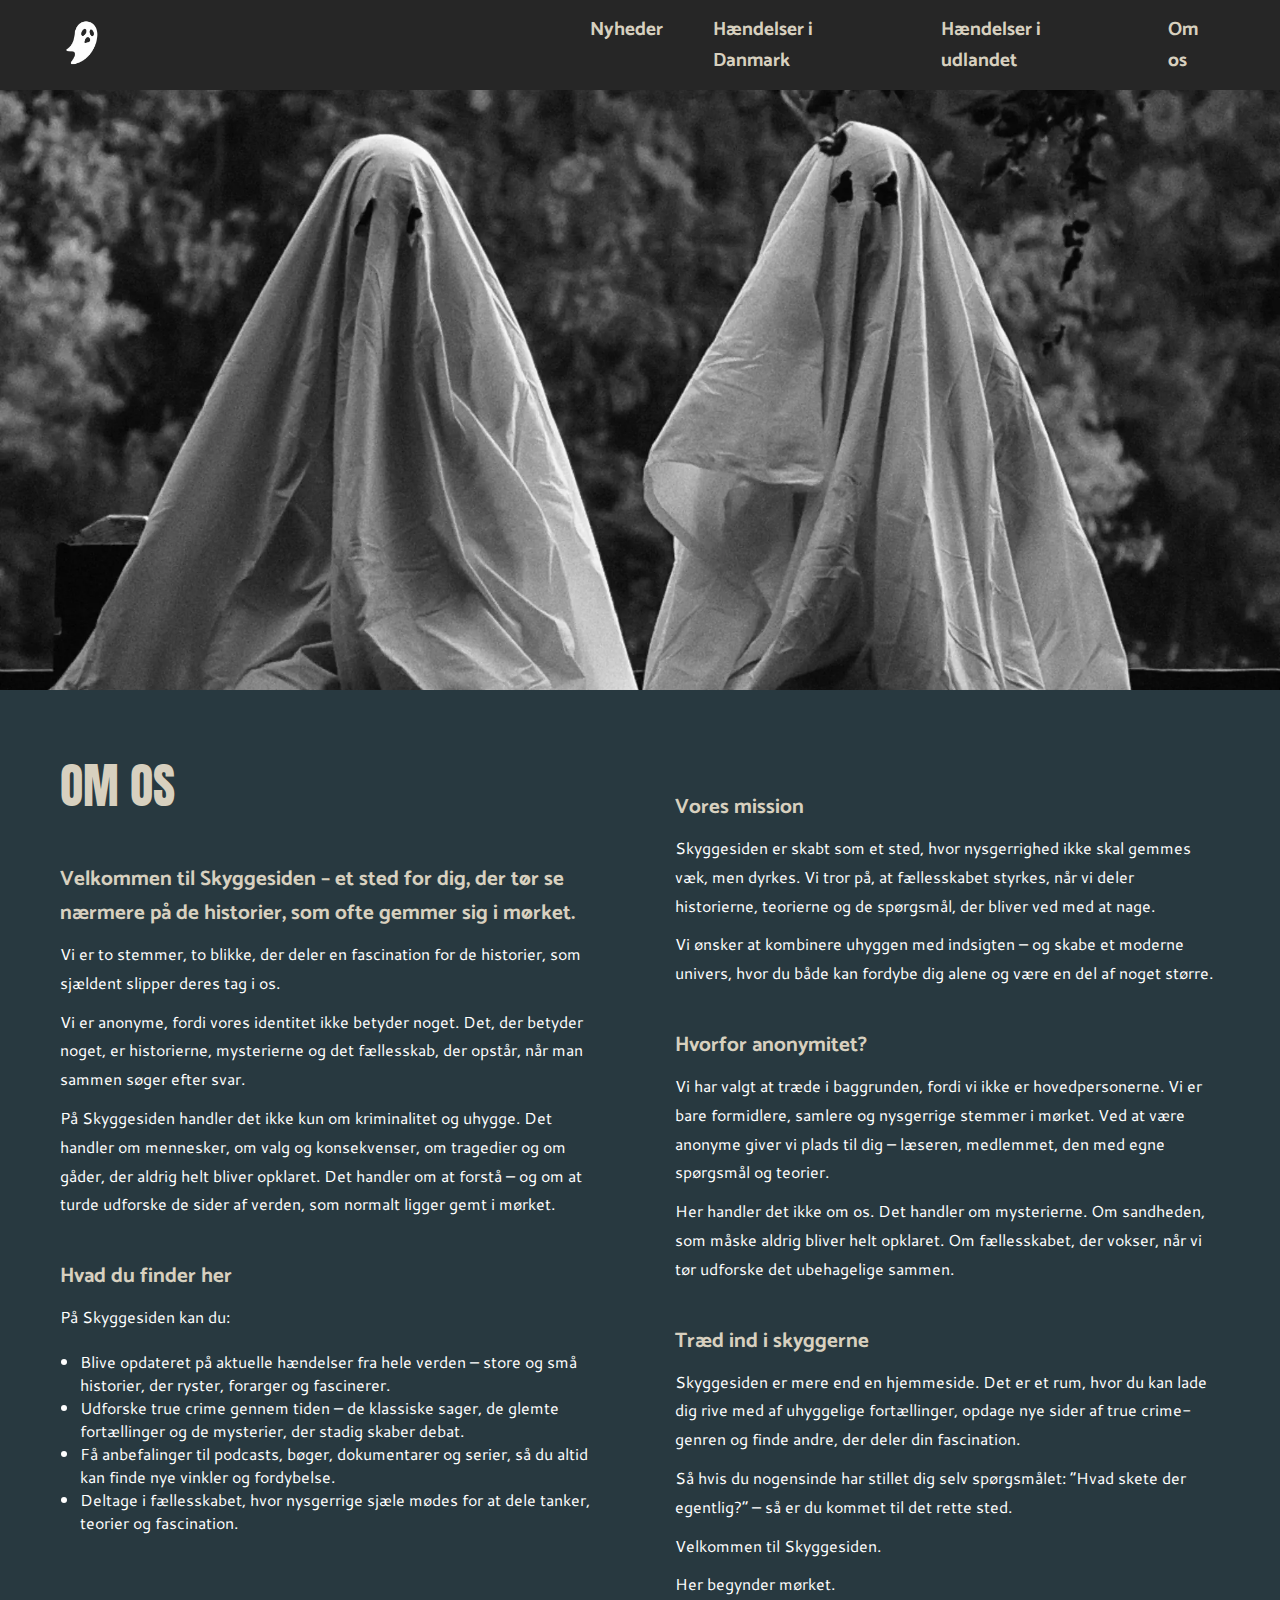
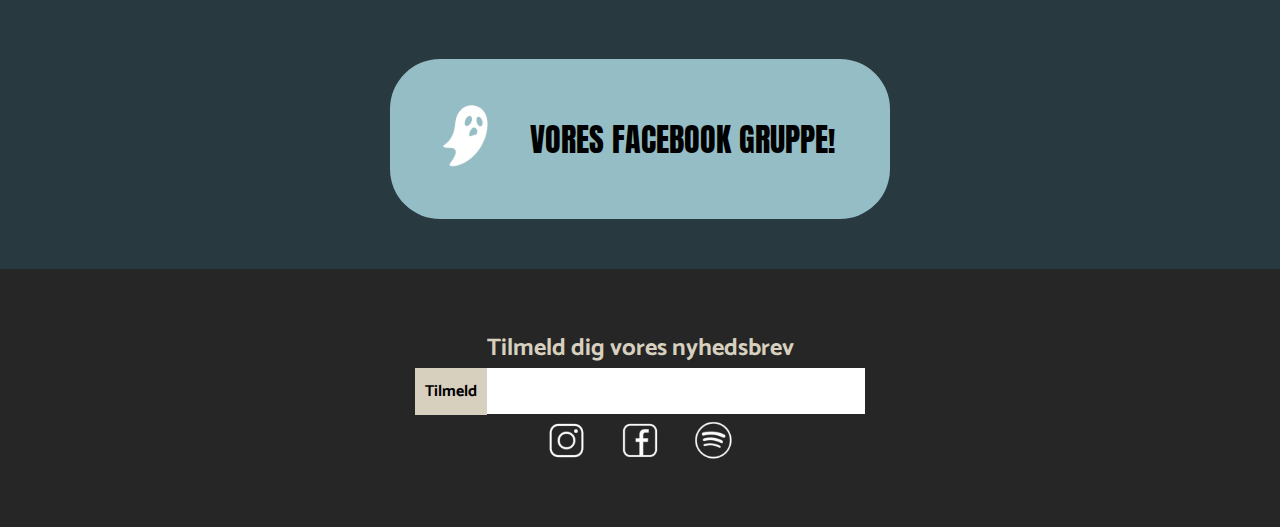
<file: omos.html>
<!DOCTYPE html>
<html lang="da">

<head>
    <meta charset="UTF-8">
    <meta name="viewport" content="width=device-width, initial-scale=1.0">
    <meta name="robots" content="noindex">
    <link
        href="https://fonts.googleapis.com/css2?family=Anton+SC&family=Cantarell:ital,wght@0,400;0,700;1,400;1,700&family=Catamaran:wght@100..900&display=swap"
        rel="stylesheet">
    <link rel="stylesheet" href="generel.css">
    <link rel="stylesheet" href="layout.css">
    <title>Om os</title>
    <link rel="icon" type="billede/x-icon" href="billeder/favicon.ico">
</head>

<body>
    <header>
        <div class="logo">
            <a href="index.html">
                <img src="billeder/logo.webp" alt="Logo">
            </a>
        </div>
        <nav>
            <ul class="menu">
                <li><a href="nyheder.html">Nyheder</a></li>
                <li> <a href="historier1.html">Hændelser i Danmark</a></li>
                <li><a href="historier2.html">Hændelser i udlandet</a></li>
                <li><a href="omos.html">Om os</a></li>
            </ul>
            <button class="burger">
                <span class="line"></span>
                <span class="line"></span>
                <span class="line"></span>
            </button>
        </nav>
    </header>
    <main>
        <div class="omos">
            <img src="billeder/omos.webp" alt="omos">
        </div>
        <div class="box9">
            <h2>OM OS</h2>

            <h3>Velkommen til Skyggesiden – et sted for dig, der tør se nærmere på de historier, som ofte gemmer sig i
                mørket.</h3>
            <p>Vi er to stemmer, to blikke, der deler en fascination for de historier, som sjældent slipper deres tag i
                os.

            </p>
            <p>
                Vi er
                anonyme, fordi vores identitet ikke betyder noget. Det, der betyder noget, er historierne, mysterierne
                og
                det
                fællesskab, der opstår, når man sammen søger efter svar.
            </p>
            <p>
                På Skyggesiden handler det ikke kun om kriminalitet og uhygge. Det handler om mennesker, om valg og
                konsekvenser, om
                tragedier og om gåder, der aldrig helt bliver opklaret. Det handler om at forstå – og om at turde
                udforske
                de sider af
                verden, som normalt ligger gemt i mørket.
            </p>

            <h3>Hvad du finder her</h3>
            <p>På Skyggesiden kan du:</p>
            <br>
            <ul>
                <li>Blive opdateret på aktuelle hændelser fra hele verden – store og små historier, der ryster, forarger
                    og
                    fascinerer.</li>

                <li>Udforske true crime gennem tiden – de klassiske sager, de glemte fortællinger og de mysterier, der
                    stadig skaber debat.</li>

                <li>Få anbefalinger til podcasts, bøger, dokumentarer og serier, så du altid kan finde nye vinkler og
                    fordybelse.</li>

                <li>Deltage i fællesskabet, hvor nysgerrige sjæle mødes for at dele tanker, teorier og fascination.</li>
            </ul>

            <h3>Vores mission</h3>
            <p>Skyggesiden er skabt som et sted, hvor nysgerrighed ikke skal gemmes væk, men dyrkes. Vi tror på, at
                fællesskabet
                styrkes, når vi deler historierne, teorierne og de spørgsmål, der bliver ved med at nage.
            </p>
            <p>
                Vi ønsker at kombinere uhyggen med indsigten – og skabe et moderne univers, hvor du både kan fordybe
                dig
                alene og være
                en del af noget større.
            </p>

            <h3>Hvorfor anonymitet?</h3>
            <p>Vi har valgt at træde i baggrunden, fordi vi ikke er hovedpersonerne. Vi er bare formidlere, samlere
                og
                nysgerrige
                stemmer i mørket. Ved at være anonyme giver vi plads til dig – læseren, medlemmet, den med egne
                spørgsmål og
                teorier.
            </p>
            <p>
                Her handler det ikke om os. Det handler om mysterierne. Om sandheden, som måske aldrig bliver helt
                opklaret.
                Om
                fællesskabet, der vokser, når vi tør udforske det ubehagelige sammen.
            </p>

            <h3>Træd ind i skyggerne</h3>
            <p>Skyggesiden er mere end en hjemmeside. Det er et rum, hvor du kan lade dig rive med af uhyggelige
                fortællinger, opdage
                nye sider af true crime-genren og finde andre, der deler din fascination.
            </p>
            <p>
                Så hvis du nogensinde har stillet dig selv spørgsmålet: “Hvad skete der egentlig?” – så er du kommet
                til
                det
                rette sted.
            </p>

            <p>
                Velkommen til Skyggesiden.
            </p>
            <p>
                Her begynder mørket.
            </p>

        </div>

        <div class="facebook">
            <a href="https://www.facebook.com/groups/338900291430228?locale=da_DK"><img src="billeder/logo.webp"
                    alt="logo"></a>
            VORES FACEBOOK GRUPPE!
        </div>

    </main>
    <footer>
        <h3>Tilmeld dig vores nyhedsbrev</h3>
        <div class="Tilmeld">
            <button>Tilmeld</button>
        </div>
        <div class="ikoner">
            <a href="https://www.instagram.com/skyggesidenpodcast/"><img src="billeder/Instagram.webp" alt="insta"></a>
            <a href="https://www.facebook.com/groups/338900291430228?locale=da_DK"><img src="billeder/facebook.webp"
                    alt="facebook"></a>
            <a href="https://open.spotify.com/playlist/4DX89yK57dk2m5OztHqNPK?si=2b9db8b98ac94671"><img
                    src="billeder/spotify.webp" alt="spotify"></a>
        </div>
    </footer>
    <script src="menu.js"></script>
</body>

</html>
</file>
<file: layout.css>
@media (max-width: 840px) {
  .menu {
    display: none;
  }

  .burger {
    display: block;
    background-color: transparent;
    border: 0;
  }
  .burger.active .line:nth-child(1) {
    transform: rotate(45deg) translate(5px, 5px);
    transition: 0.2s linear;
  }

  .burger.active .line:nth-child(2) {
    opacity: 0;
    transition: 0.15s linear;
  }

  .burger.active .line:nth-child(3) {
    transform: rotate(-45deg) translate(5px, -5px);
    transition: 0.2s linear;
  }

  nav.active .menu {
    display: block;
    background-color: #262626;
    position: absolute;
    top: 90px;
    left: 0;
    width: 100%;
    box-shadow: 0 10px 10px rgba(0, 0, 0, 0.1);
    z-index: 1;
  }

  nav.active .menu li {
    margin: 10px 20px;
    text-align: center;
  }

  nav.active .menu a {
    font-size: 1.3rem;
  }
}

/********** overskrifter *********/
.top {
  position: relative;
  text-align: center;
}
.top1 {
  position: relative;
  text-align: center;
}

.overskrift {
  position: absolute;
  top: 50%;
  left: 50%;
  transform: translate(-50%, -50%);
}

/**************** forside *************/
@media (min-width: 840px) {
  .grid_3-5 {
    display: grid;
    grid-template-columns: 3fr 5fr;
    gap: 20px;
    margin: 50px;
  }
  .box1 {
    grid-row: span 2;
  }
  .box2 {
    display: grid;
    grid-template-columns: 3fr 2fr;
    gap: 20px;
    align-items: center;
    padding: 20px;
  }

  .box3 {
    display: grid;
    grid-template-columns: 3fr 2fr;
    gap: 20px;
    align-items: center;
    padding: 20px;
  }

  .grid_1-1-1 {
    display: grid;
    grid-template-columns: 1fr 1fr 1fr;
    padding-bottom: 20px;
    place-content: center;
    margin-inline: auto;
  }

  .box7 {
    display: grid;
    grid-template-columns: 1fr 1fr;
    gap: 20px;
  }

  .box8 {
    display: grid;
    grid-template-columns: 1fr 1fr;
    gap: 20px;
  }
}

@media (max-width: 840px) {
  .grid_1-1 {
    padding: 20px;
  }

  .box1 {
    display: grid;
    grid-template-columns: 1fr 1fr;
    gap: 20px;
  }
  .box2 {
    display: grid;
    grid-template-columns: 1fr 1fr;
    gap: 20px;
  }
  .box3 {
    display: grid;
    grid-template-columns: 1fr 1fr;
    gap: 20px;
  }

  .box4 {
    display: grid;
    grid-template-columns: 1fr 1fr;
    gap: 20px;
    place-items: center;
  }

  .box5 {
    display: grid;
    grid-template-columns: 1fr 1fr;
    gap: 20px;
    place-items: center;
  }

  .box6 {
    display: grid;
    grid-template-columns: 1fr 1fr;
    gap: 20px;
    place-items: center;
  }
  .box7 {
    display: grid;
    grid-template-columns: 1fr 1fr;
    gap: 20px;
    place-items: center;
  }

  .box8 {
    display: grid;
    grid-template-columns: 1fr 1fr;
    gap: 20px;
    place-items: center;
  }
}
/************** nyheder **********/
@media (min-width: 840px) {
  .grid_1-1 {
    display: grid;
    grid-template-columns: 1fr 1fr;
    gap: 30px;
  }

  .order {
    order: -1;
  }
}

/*************** historier *********/
@media (min-width: 840px) {
  .grid1_1-1 {
    display: grid;
    grid-template-columns: 1fr 1fr;
    gap: 2rem;
  }

  .order1 {
    order: 1;
  }
}

/************** om os *************/
.facebook {
  display: flex;
  grid-template-columns: 1fr 1fr;
  gap: 10px;
  padding: 30px;
  place-items: center;
  margin-inline: auto;
  margin-bottom: 50px;
}

/************ footer **********/
.ikoner {
  display: grid;
  grid-template-columns: 1fr 1fr 1fr;
  gap: 20px;
  place-content: center;
  margin-inline: auto;
}
</file>
<file: generel.css>
/*************** Reset *********************/
* {
  margin: 0;
  padding: 0;
  box-sizing: border-box;
}

img {
  max-width: 100%;
  height: auto;
  display: block;
}

/**************** main *******************/
main {
  background-color: #283940;
}

body {
  background-color: #283940;
}
/**************** menu ********************/
header {
  top: 0;
  display: flex;
  justify-content: space-between;
  align-items: center;
  padding: 10px;
  background-color: #262626;
}

.menu {
  display: flex;
  list-style: none;
  margin: 0;
  padding: 0;
}
.menu li {
  margin-right: 50px;
}

.menu a {
  font-family: Catamaran;
  font-weight: bolder;
  font-size: 1.2rem;
  color: #d7d0bf;
  text-decoration: none;
}

.menu a:hover {
  color: #b30000;
}
/************** bruger menu *************/
.burger {
  width: 30px;
  height: 20px;
  cursor: pointer;
  display: none;
}

.burger .line {
  display: block;
  width: 100%;
  height: 2px;
  background-color: #d7d0bf;
  margin-bottom: 5px;
  transition: 0.2s linear;
}

/************** logo ********************/
.logo {
  margin-left: 40px;
  width: 70px;
  border-radius: 10px;
}

/*************** overskrifter ***********/
@media (min-width: 840px) {
  .top1 img {
    object-fit: cover;
    width: 100%;
    height: 700px;
  }

  .top img {
    object-fit: cover;
    width: 100%;
    height: 500px;
  }

  .omos img {
    object-fit: cover;
    object-position: 100% 35%;
    width: 100%;
    height: 600px;
  }
}

@media (max-width: 840px) {
  .omos img {
    object-fit: cover;
    object-position: 100% 35%;
    width: 100%;
    height: 200px;
  }
}

/*************** tekst *****************/
h1 {
  font-family: Anton SC;
  font-weight: normal;
  font-size: 5.5rem;
  color: #d7d0bf;
}
@media (max-width: 840px) {
  h1 {
    font-size: 4rem;
  }
}

h2 {
  font-family: Anton SC;
  font-weight: normal;
  font-size: 3rem;
  color: #d7d0bf;
}

h3 {
  font-family: Catamaran;
  font-weight: bold;
  font-size: 1.3rem;
  color: #d7d0bf;
}

h4 {
  font-family: Catamaran;
  font-weight: bold;
  font-size: 1rem;
  color: #d7d0bf;
}

p {
  font-family: Cantarell;
  font-weight: normal;
  font-size: 1rem;
  color: white;
  max-width: 68ch;
  line-height: 1.8rem;
}

ul {
  font-family: Cantarell;
  font-weight: normal;
  font-size: 1rem;
  color: white;
  max-width: 68ch;
}

/**************** forside *****************/
.grid_1-1-1 {
  background-color: #415c68;
}

.box1 {
  background-color: #415c68;
  border-radius: 20px;
}

.box2 {
  background-color: #415c68;
  border-radius: 20px;
}

.box3 {
  background-color: #415c68;
  border-radius: 20px;
}

@media (max-width: 840px) {
  .grid_3-5 img {
    object-fit: cover;
    width: 200px;
    height: 200px;
  }
  .box1 {
    margin: 20px;
    padding: 20px;
    align-items: center;
  }
  .box2 {
    margin: 20px;
    padding: 20px;
    align-items: center;
  }
  .box3 {
    margin: 20px;
    padding: 20px;
    align-items: center;
  }

  .grid_1-1-1 {
    text-align: center;
    padding: 20px;
  }

  .grid_1-1-1 img {
    object-fit: cover;
    width: 200px;
  }
  .box4 {
    margin: 20px;
  }
  .box5 {
    margin: 20px;
  }
  .box6 {
    margin: 20px;
  }

  .box7 {
    margin: 20px;
  }

  .box8 {
    margin: 20px;
  }
}

@media (min-width: 840px) {
  .grid_3-5 img {
    object-fit: cover;
  }
  .grid_1-1-1 img {
    object-fit: cover;
    width: 400px;
    margin: 50px;
  }
  .box1 {
    padding: 30px;
  }
  .grid_1-1-1 {
    text-align: center;
  }

  .box7 {
    margin: 20px;
    margin-left: 50px;
  }

  .box8 {
    margin: 20px;
    margin-right: 50px;
  }
}
/**************** nyheder *****************/
section {
  background-color: #415c68;
  border-radius: 60px;
  margin: 50px;
  padding: 50px;
}

@media (max-width: 840px) {
  section {
    margin: 50px;
    padding: 30px;
  }

  section img {
    object-fit: cover;
    object-position: 100% 35%;
    width: 100%;
    height: 200px;
    border-radius: 30px;
    margin-bottom: 10px;
  }

  .news {
    padding: 10px;
  }
}

@media (min-width: 840px) {
  section img {
    object-fit: cover;
    width: 100%;
    height: 100%;
  }

  .news {
    padding: 30px;
  }

  .nyheder1 {
    column-count: 2;
    padding: 60px;
    gap: 70px;
  }
  .nyheder4 {
    column-count: 2;
    padding: 60px;
    gap: 70px;
  }
}

/**************** historier ***************/
.grid1_1-1 img {
  background-color: #415c68;
  padding: 30px;
}

.grid1_1-1 h3 {
  padding: 10px;
  text-align: center;
}

.grid1_1-1 p {
  padding: 10px;
  text-align: center;
}

/****************** Om os ****************/
@media (min-width: 840px) {
  .box9 {
    column-count: 2;
    padding: 30px;
    gap: 70px;
  }
}

.box9 {
  margin: 30px;
}

.box9 h3 {
  padding-top: 40px;
}

.box9 p {
  padding-top: 10px;
}

.box9 ul {
  margin-left: 20px;
}

.facebook {
  font-family: Anton SC;
  font-weight: normal;
  font-size: 2rem;
  background-color: #95bdc5;
  border-radius: 50px;
  width: 500px;
}

.facebook img {
  object-fit: cover;
  width: 100px;
  height: 100%;
}
/**************** footer ******************/
footer {
  background-color: #262626;
  padding: 60px;
}

footer h3 {
  font-family: Catamaran;
  font-weight: bolder;
  font-size: 1.5rem;
  color: #d7d0bf;
  text-align: center;
}

.ikoner {
  width: 200px;
}

.Tilmeld button {
  font-family: Catamaran;
  font-weight: bolder;
  font-size: 1rem;
  padding: 10px;
  background-color: #d7d0bf;
  border: none;
}
.Tilmeld {
  background-color: white;
  margin: 50px;
  max-width: 450px;
  height: 46px;
  margin: auto;
  align-items: center;
}
</file>
